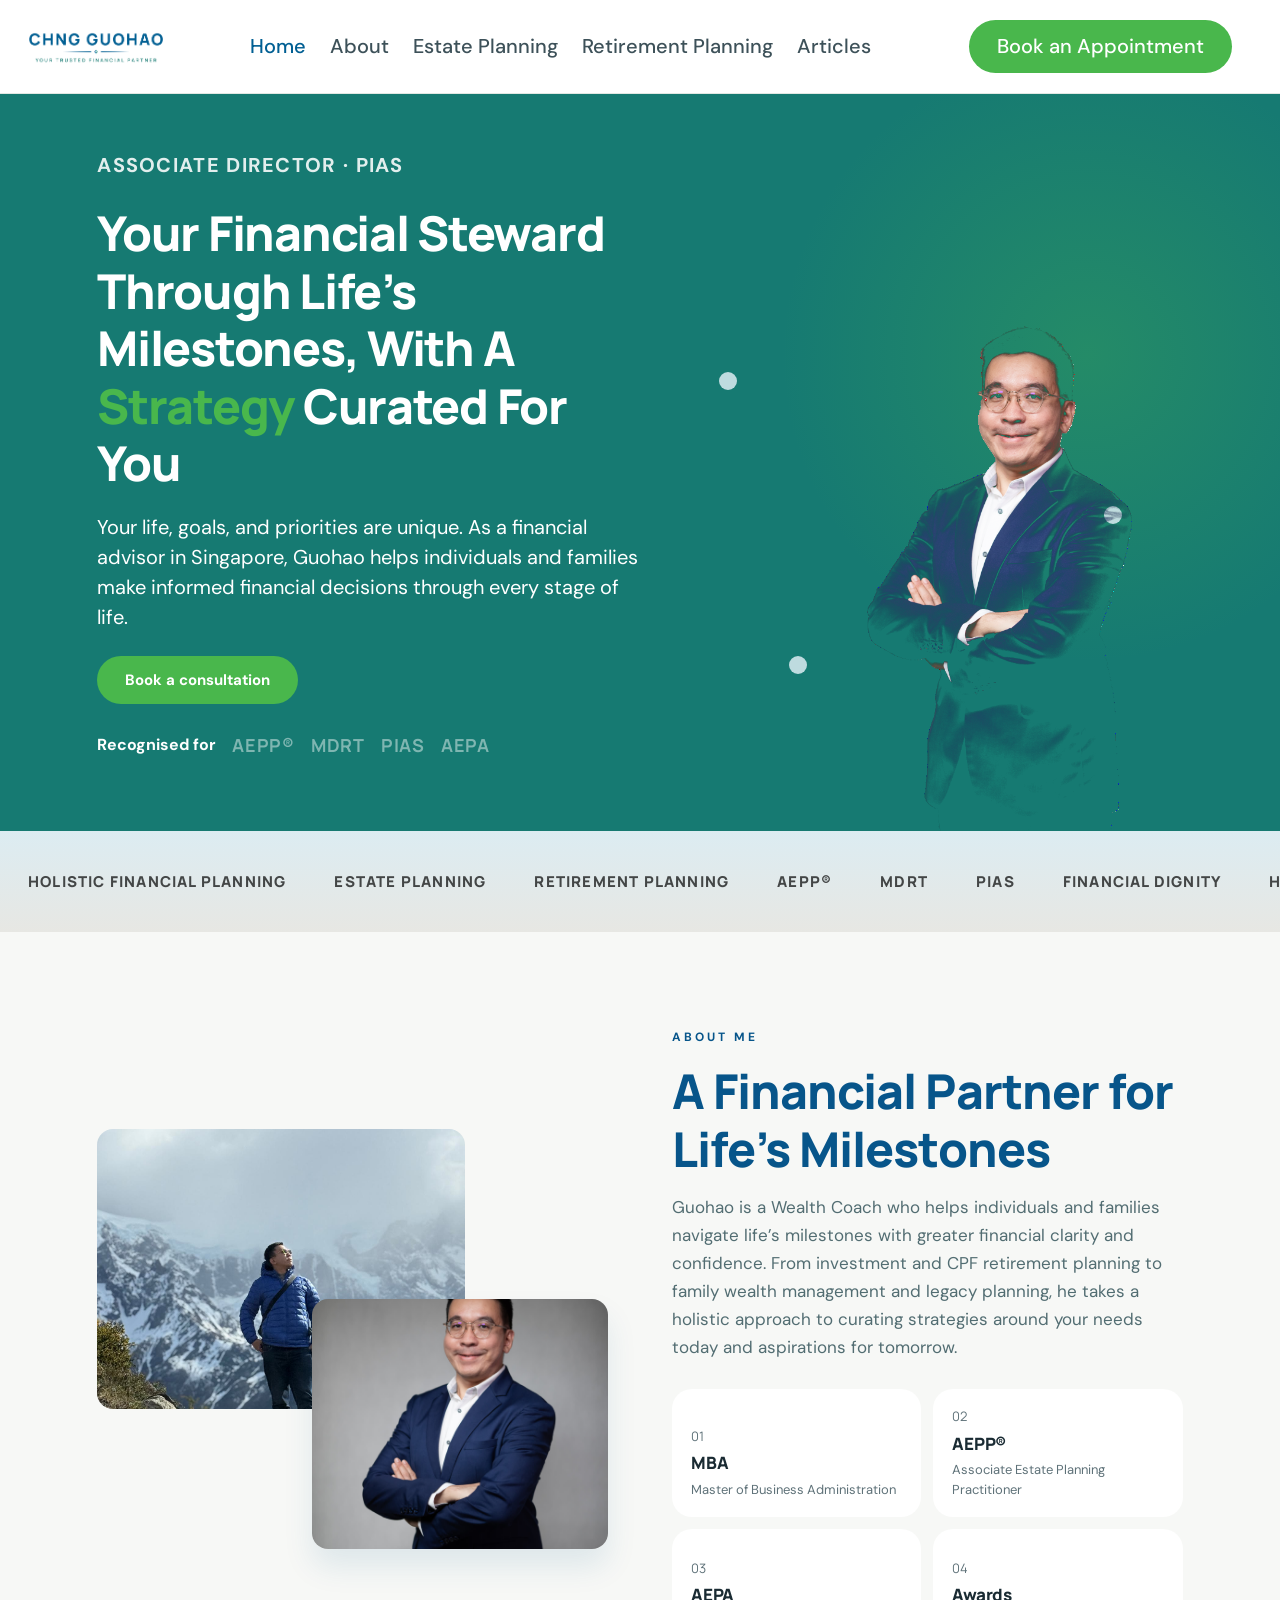
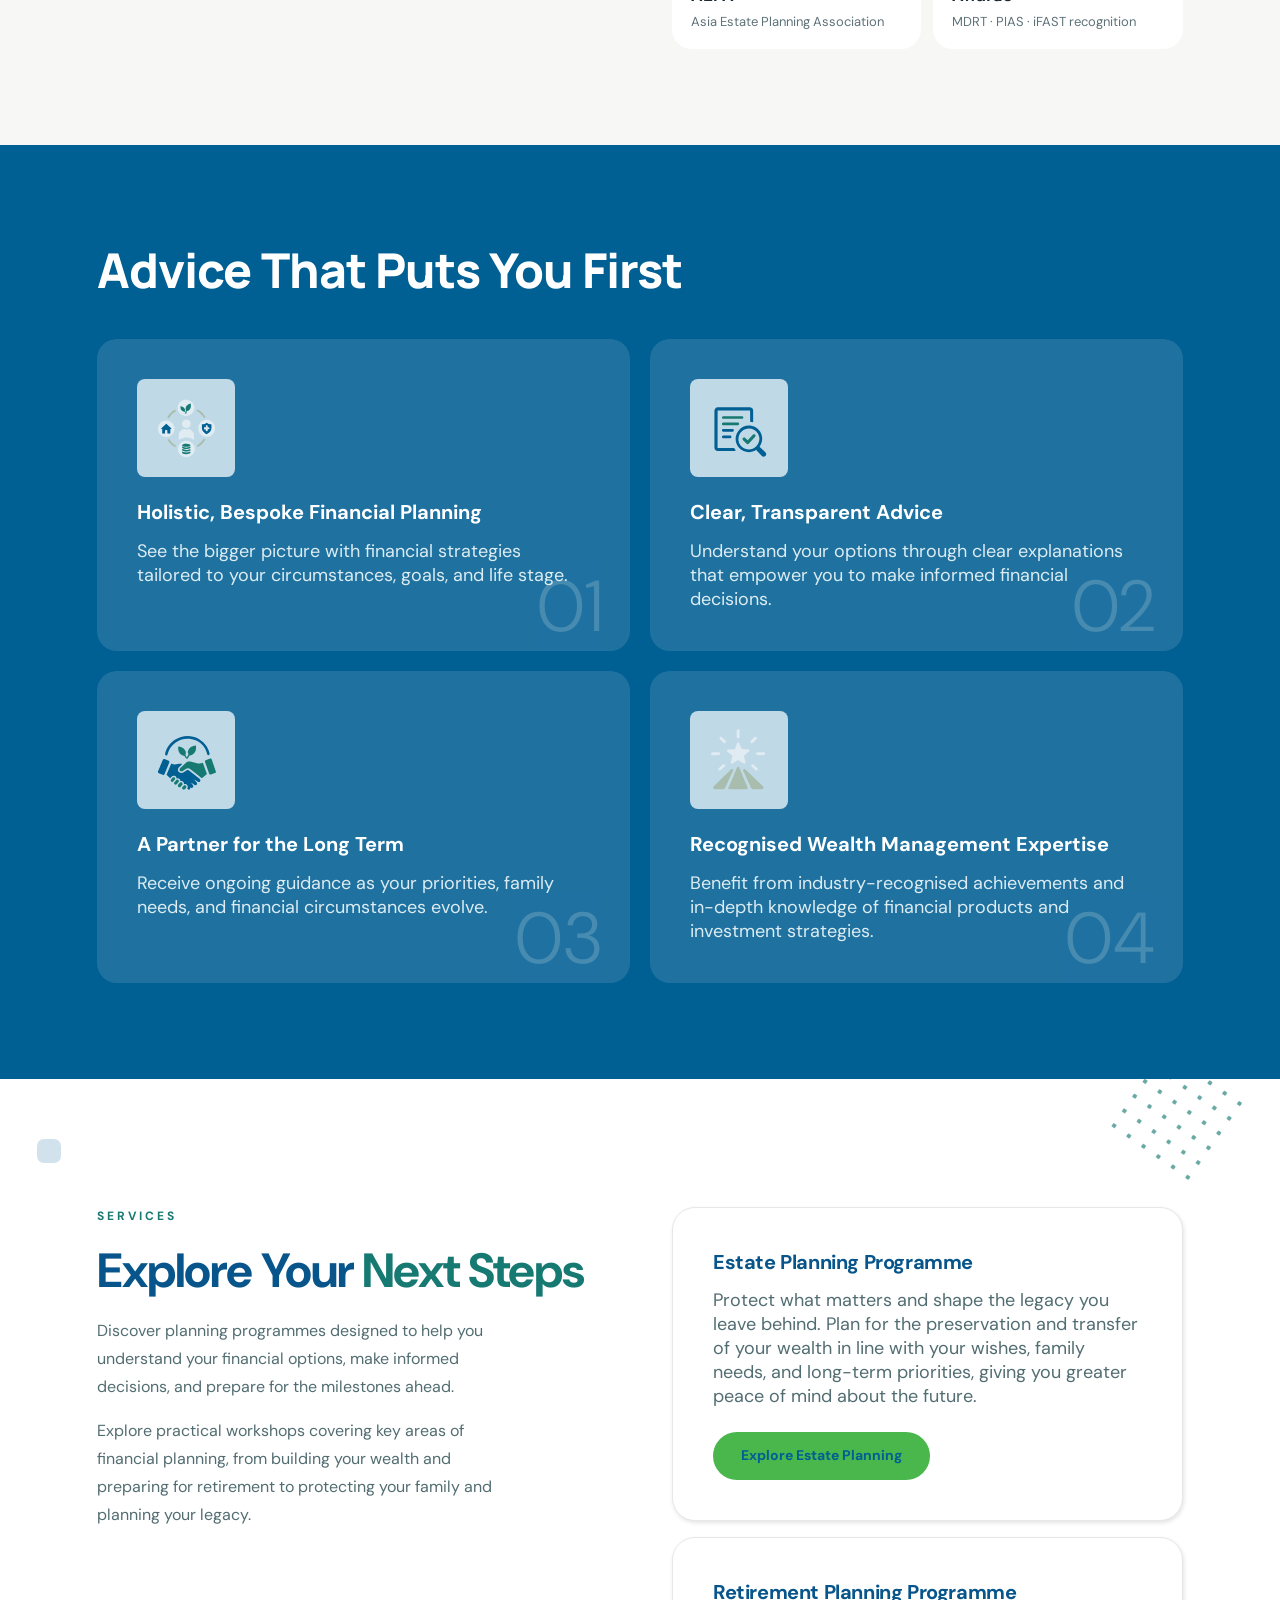
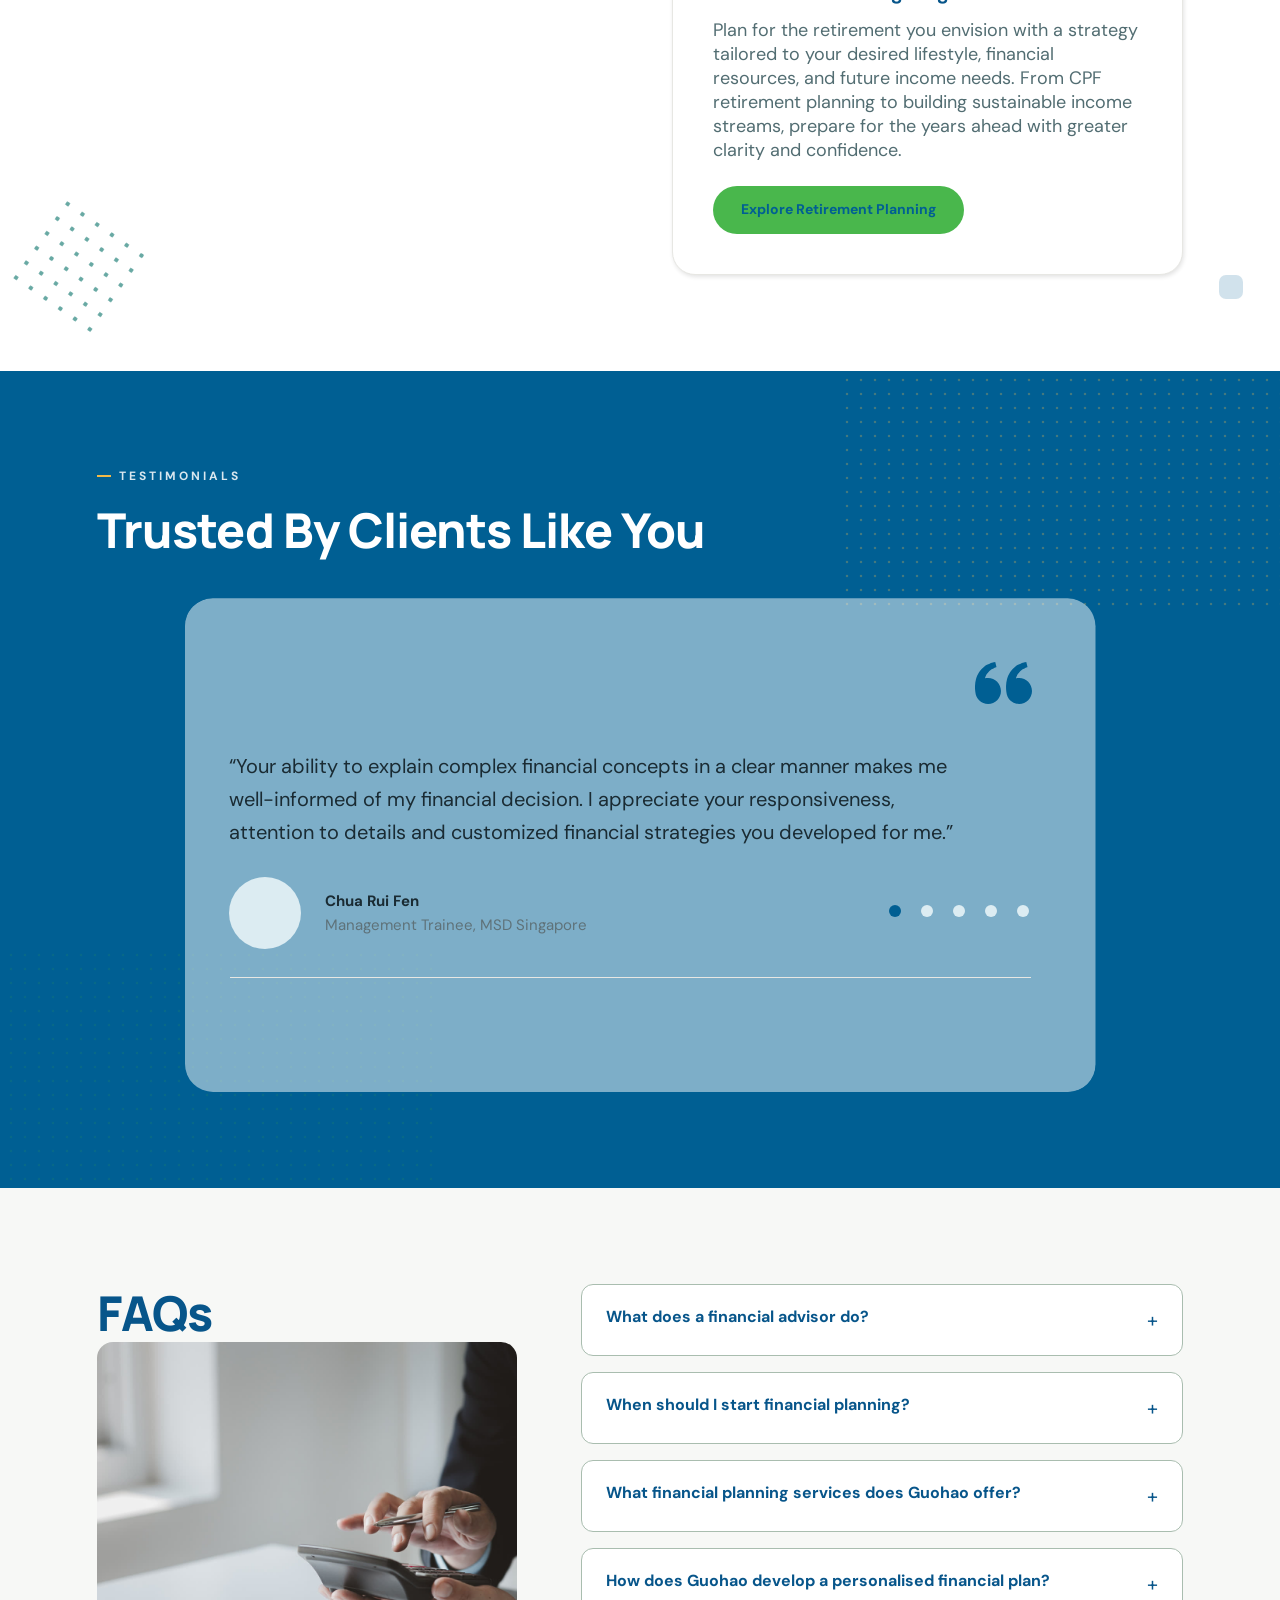
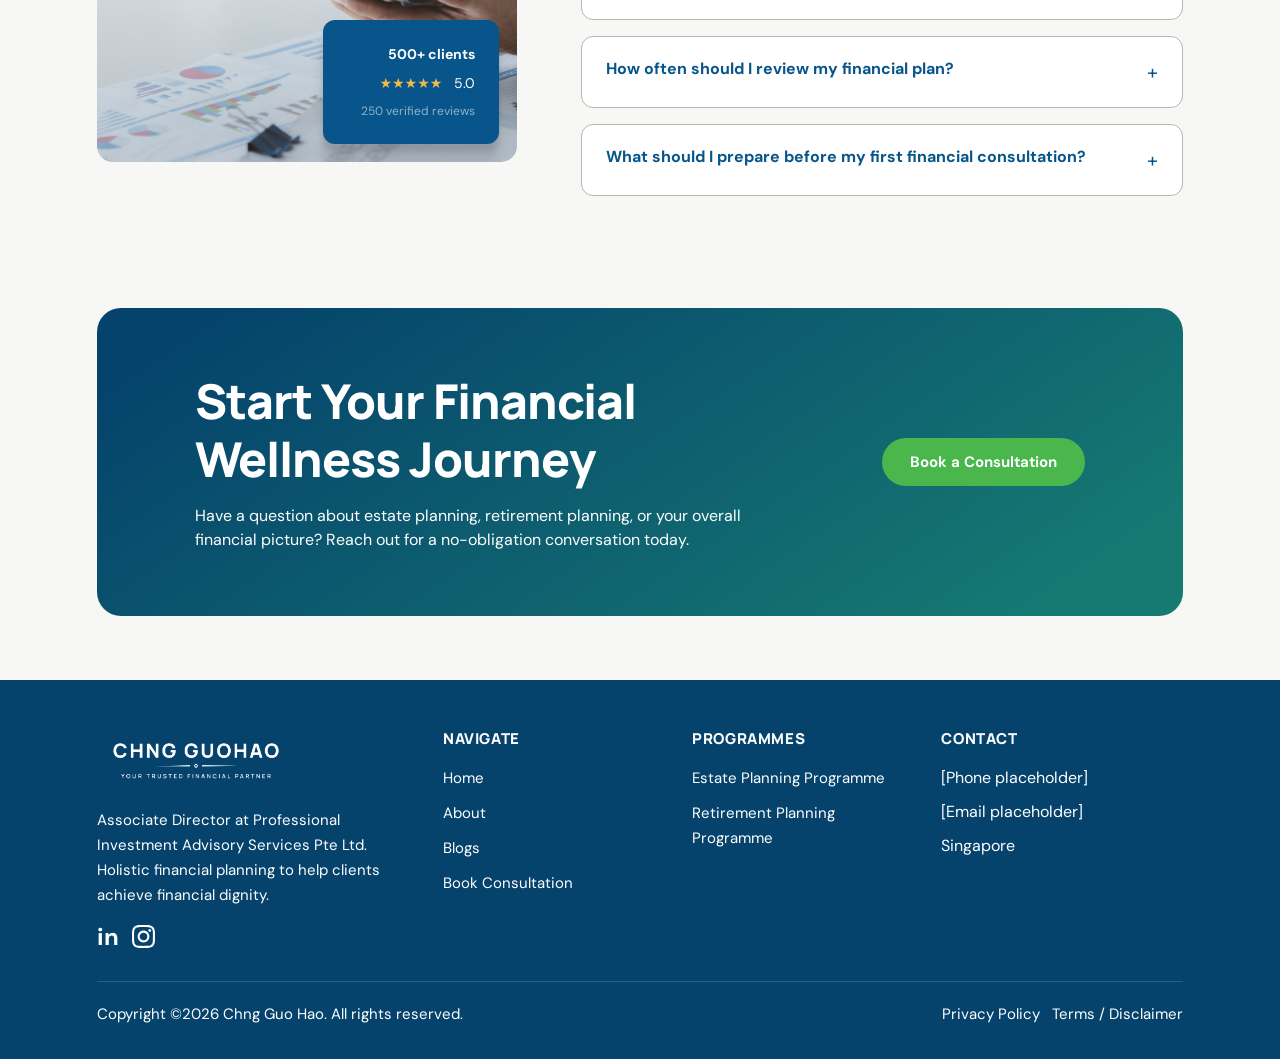
<file: site/index.html>
<!DOCTYPE html>
<html lang="en">
<head>
  <meta charset="utf-8">
  <meta name="viewport" content="width=device-width, initial-scale=1">
  <title>Chng Guohao | Senior Wealth Management Consultant</title>
  <link rel="preconnect" href="https://fonts.googleapis.com">
  <link rel="preconnect" href="https://fonts.gstatic.com" crossorigin>
  <link href="https://fonts.googleapis.com/css2?family=DM+Sans:ital,opsz,wght@0,9..40,400;0,9..40,500;0,9..40,700;1,9..40,400&family=Manrope:wght@800&display=swap" rel="stylesheet">
  <link rel="stylesheet" href="css/styles.css">
</head>
<body data-page="home">
  <a class="skip" href="#main">Skip to content</a>
  <header class="site-header" data-site-header></header>
  <main id="main">
    <section class="hero-home">
      <div class="hero-copy">
        <p class="eyebrow">Associate Director · PIAS</p>
        <h1>Your Financial Steward Through Life’s Milestones, With A <span class="accent">Strategy</span> Curated For You</h1>
        <p>Your life, goals, and priorities are unique. As a financial advisor in Singapore, Guohao helps individuals and families make informed financial decisions through every stage of life.</p>
        <a class="btn" href="book.html">Book a consultation</a>
        <div class="badges"><strong>Recognised for</strong><span>AEPP®</span><span>MDRT</span><span>PIAS</span><span>AEPA</span></div>
      </div>
      <div class="hero-art">
        <span class="spin-dot" aria-hidden="true"></span>
        <span class="spin-dot" aria-hidden="true"></span>
        <span class="spin-dot" aria-hidden="true"></span>
        <img src="assets/photos/hero-portrait.png" alt="Chng Guohao, Associate Director at PIAS">
      </div>
    </section>
    <div class="ticker" aria-hidden="true">
      <div class="ticker-track">
        <span>Holistic Financial Planning</span>
        <span>Estate Planning</span>
        <span>Retirement Planning</span>
        <span>AEPP®</span>
        <span>MDRT</span>
        <span>PIAS</span>
        <span>Financial Dignity</span>
        <span>Holistic Financial Planning</span>
        <span>Estate Planning</span>
        <span>Retirement Planning</span>
        <span>AEPP®</span>
        <span>MDRT</span>
        <span>PIAS</span>
        <span>Financial Dignity</span>
      </div>
    </div>
    <section class="section">
      <div class="section-inner split">
        <div class="mosaic">
          <div class="mosaic-a"><img src="assets/photos/mosaic-outdoor.jpg" alt="Guohao outdoors"></div>
          <div class="mosaic-b"><img src="assets/photos/mosaic-studio.jpg" alt="Studio portrait of Guohao"></div>
        </div>
        <div>
          <p class="kicker navy">About me</p>
          <h2>A Financial Partner for Life’s Milestones</h2>
          <p class="lede">Guohao is a Wealth Coach who helps individuals and families navigate life’s milestones with greater financial clarity and confidence. From investment and CPF retirement planning to family wealth management and legacy planning, he takes a holistic approach to curating strategies around your needs today and aspirations for tomorrow.</p>
          <div class="cred-grid" aria-label="Credentials">
            <article class="cred">
              <span class="n">01</span>
              <h3>MBA</h3>
              <p>Master of Business Administration</p>
            </article>
            <article class="cred">
              <span class="n">02</span>
              <h3>AEPP®</h3>
              <p>Associate Estate Planning Practitioner</p>
            </article>
            <article class="cred">
              <span class="n">03</span>
              <h3>AEPA</h3>
              <p>Asia Estate Planning Association</p>
            </article>
            <article class="cred">
              <span class="n">04</span>
              <h3>Awards</h3>
              <p>MDRT · PIAS · iFAST recognition</p>
            </article>
          </div>
        </div>
      </div>
    </section>
    <section class="section navy-block">
      <div class="section-inner">
        <h2>Advice That Puts You First</h2>
        <div class="usp-grid">
          <article class="usp">
            <div class="icon"><img src="assets/icons/holistic.svg" alt=""></div>
            <h3>Holistic, Bespoke Financial Planning</h3>
            <p>See the bigger picture with financial strategies tailored to your circumstances, goals, and life stage.</p>
            <span class="num">01</span>
          </article>
          <article class="usp">
            <div class="icon"><img src="assets/icons/advice.svg" alt=""></div>
            <h3>Clear, Transparent Advice</h3>
            <p>Understand your options through clear explanations that empower you to make informed financial decisions.</p>
            <span class="num">02</span>
          </article>
          <article class="usp">
            <div class="icon"><img src="assets/icons/partner.svg" alt=""></div>
            <h3>A Partner for the Long Term</h3>
            <p>Receive ongoing guidance as your priorities, family needs, and financial circumstances evolve.</p>
            <span class="num">03</span>
          </article>
          <article class="usp">
            <div class="icon"><img src="assets/icons/expertise.svg" alt=""></div>
            <h3>Recognised Wealth Management Expertise</h3>
            <p>Benefit from industry-recognised achievements and in-depth knowledge of financial products and investment strategies.</p>
            <span class="num">04</span>
          </article>
        </div>
      </div>
    </section>
    <section class="section services">
      <span class="halftone ht-tr" aria-hidden="true"></span>
      <span class="halftone ht-bl" aria-hidden="true"></span>
      <span class="deco-sq deco-sq-tl" aria-hidden="true"></span>
      <span class="deco-sq deco-sq-br" aria-hidden="true"></span>
      <div class="section-inner split">
        <div>
          <p class="kicker teal">Services</p>
          <h2>Explore Your <span class="accent-teal">Next Steps</span></h2>
          <p class="lede">Discover planning programmes designed to help you understand your financial options, make informed decisions, and prepare for the milestones ahead.</p>
          <p class="lede">Explore practical workshops covering key areas of financial planning, from building your wealth and preparing for retirement to protecting your family and planning your legacy.</p>
        </div>
        <div class="service-cards">
          <article class="card white">
            <h3>Estate Planning Programme</h3>
            <p>Protect what matters and shape the legacy you leave behind. Plan for the preservation and transfer of your wealth in line with your wishes, family needs, and long-term priorities, giving you greater peace of mind about the future.</p>
            <a class="btn" href="estate.html">Explore Estate Planning</a>
          </article>
          <article class="card white">
            <h3>Retirement Planning Programme</h3>
            <p>Plan for the retirement you envision with a strategy tailored to your desired lifestyle, financial resources, and future income needs. From CPF retirement planning to building sustainable income streams, prepare for the years ahead with greater clarity and confidence.</p>
            <a class="btn" href="retirement.html">Explore Retirement Planning</a>
          </article>
        </div>
      </div>
    </section>
    <section class="section quote-wrap">
      <div class="section-inner testimonials">
        <p class="kicker">Testimonials</p>
        <h2>Trusted By Clients Like You</h2>
        <div class="quote-card" data-testimonials aria-roledescription="carousel" aria-label="Client testimonials">
          <img class="quote-mark" src="assets/icons/quote-left.svg" alt="" width="56.8448" height="41.3333" aria-hidden="true">
          <div class="quote-viewport">
            <div class="quote-track" data-quote-track>
              <blockquote class="quote-slide is-active">
                <p>“Your ability to explain complex financial concepts in a clear manner makes me well-informed of my financial decision. I appreciate your responsiveness, attention to details and customized financial strategies you developed for me.”</p>
                <footer class="quote-person">
                  <span class="quote-avatar" aria-hidden="true"></span>
                  <div>
                    <p class="who">Chua Rui Fen</p>
                    <p class="role">Management Trainee, MSD Singapore</p>
                  </div>
                </footer>
              </blockquote>
            </div>
          </div>
          <span class="quote-rule" aria-hidden="true"></span>
          <div class="testimonial-dots" role="tablist" aria-label="Testimonials"></div>
        </div>
      </div>
    </section>
    <section class="section">
      <div class="section-inner faq-layout">
        <div>
          <h2>FAQs</h2>
          <div class="faq-photo">
            <img src="assets/photos/faq-home.jpg" alt="Reviewing a financial plan">
            <div class="reviews-card">
              <strong>500+ clients</strong>
              <p class="stars">★★★★★ <b>5.0</b></p>
              <small>250 verified reviews</small>
            </div>
          </div>
        </div>
        <div>
          <article class="faq-item">
            <button type="button">What does a financial advisor do? <span class="sign">+</span></button>
            <div class="answer">A financial advisor helps you make informed decisions about your money based on your goals, financial circumstances, and life stage.</div>
          </article>
          <article class="faq-item">
            <button type="button">When should I start financial planning? <span class="sign">+</span></button>
            <div class="answer">It is never too early to start. Whatever stage of life you may be in, early planning gives you more time to build resources and prepare for future commitments.</div>
          </article>
          <article class="faq-item">
            <button type="button">What financial planning services does Guohao offer? <span class="sign">+</span></button>
            <div class="answer">Guohao helps individuals and families with wealth accumulation, investment planning, retirement planning, family protection, and estate and legacy planning.</div>
          </article>
          <article class="faq-item">
            <button type="button">How does Guohao develop a personalised financial plan? <span class="sign">+</span></button>
            <div class="answer">Guohao begins by understanding your goals, priorities, family responsibilities, and current financial position. He then identifies potential gaps, evaluates suitable strategies, and helps you prioritise your next steps.</div>
          </article>
          <article class="faq-item">
            <button type="button">How often should I review my financial plan? <span class="sign">+</span></button>
            <div class="answer">It is helpful to review your financial plan regularly, at least annually, and whenever significant changes occur to keep your strategy aligned with your goals and circumstances.</div>
          </article>
          <article class="faq-item">
            <button type="button">What should I prepare before my first financial consultation? <span class="sign">+</span></button>
            <div class="answer">It helps to have a general overview of your financial state, insurance coverage, and financial goals. Most important is being clear about your concerns and what you hope to achieve.</div>
          </article>
        </div>
      </div>
    </section>
    <section class="cta-band">
      <div>
        <h2>Start Your Financial Wellness Journey</h2>
        <p>Have a question about estate planning, retirement planning, or your overall financial picture? Reach out for a no-obligation conversation today.</p>
      </div>
      <a class="btn" href="book.html">Book a Consultation</a>
    </section>
  </main>
  <footer class="site-footer" data-site-footer></footer>
  <script src="js/site.js"></script>
</body>
</html>
</file>
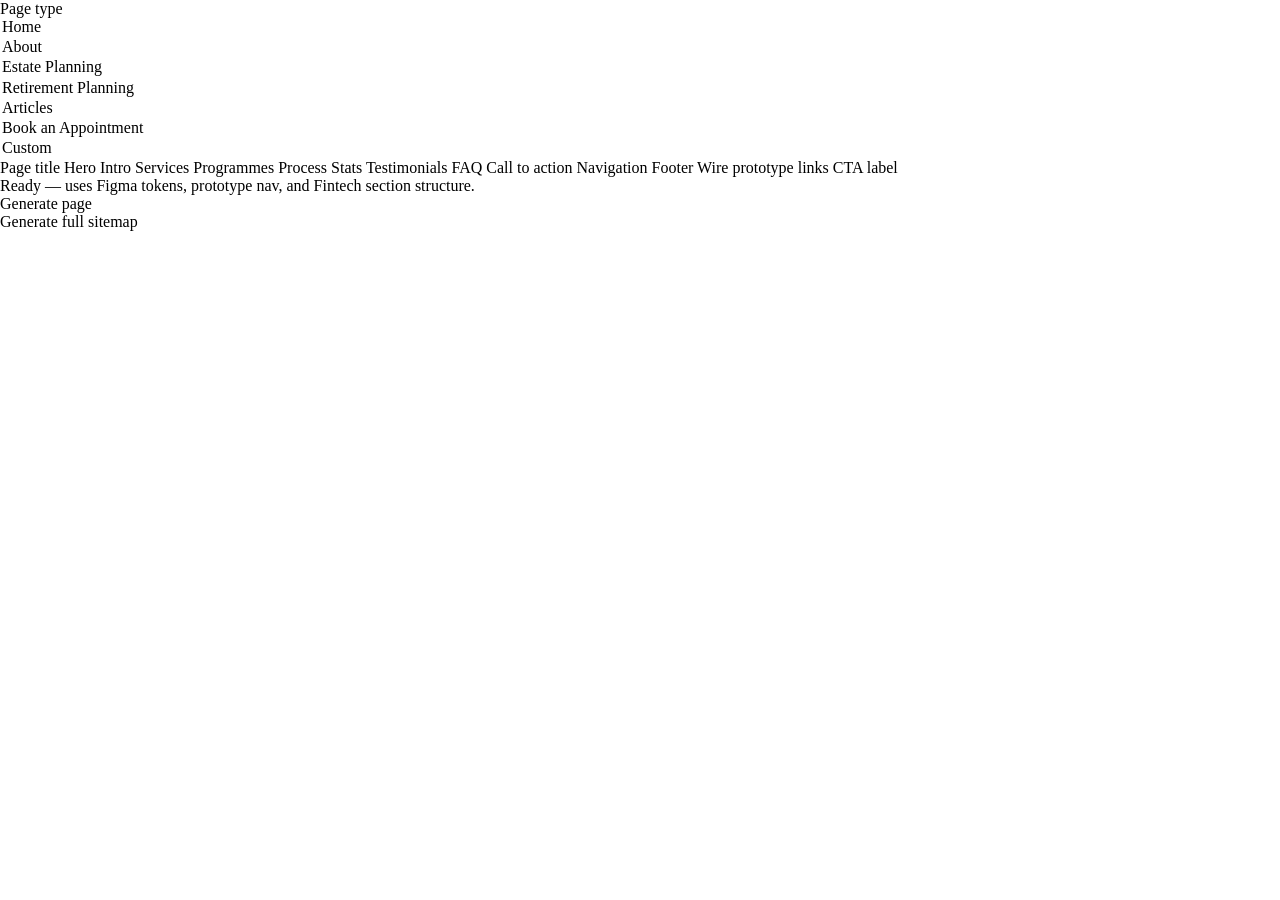
<file: figma-plugin/ui.html>
<!doctype html>
<html>
<head>
  <style>
    html, body { margin: 0; padding: 0; height: auto; min-height: 0; }
    body { display: block; }
    #plugin-root { height: auto; }
    body > #plugin-root > fig-footer {
      background-color: var(--figma-color-bg);
      box-shadow: inset 0 1px 0 0 var(--figma-color-border);
      border-radius: 0 0 var(--radius-large) var(--radius-large);
    }
    #status {
      color: var(--figma-color-text-secondary);
      font-size: var(--font-size-small);
    }
    #status[data-level="error"] { color: var(--figma-color-text-danger); }
    #status[data-level="success"] { color: var(--figma-color-text-success); }
    .footer-actions {
      display: flex;
      flex-direction: column;
      gap: var(--spacer-2);
      width: 100%;
    }
  </style>
  <script>
    try {
      window.localStorage.getItem('x')
    } catch (e) {
      const store = new Map()
      const shim = {
        getItem: (key) => store.has(key) ? store.get(key) : null,
        setItem: (key, value) => { store.set(key, String(value)) },
        removeItem: (key) => { store.delete(key) },
        clear: () => { store.clear() },
        key: (index) => Array.from(store.keys())[index] ?? null,
        get length() { return store.size },
      }
      Object.defineProperty(window, 'localStorage', { value: shim, configurable: true })
    }
  </script>
</head>
<body>
  <div id="plugin-root">
    <fig-content>
      <fig-field>
        <label>Page type</label>
        <fig-dropdown id="pageType">
          <option value="home" selected>Home</option>
          <option value="about">About</option>
          <option value="estate">Estate Planning</option>
          <option value="retirement">Retirement Planning</option>
          <option value="articles">Articles</option>
          <option value="book">Book an Appointment</option>
          <option value="custom">Custom</option>
        </fig-dropdown>
      </fig-field>
      <fig-field>
        <label>Page title</label>
        <fig-input-text id="pageTitle" value="Home | Chng Guohao"></fig-input-text>
      </fig-field>
      <fig-group name="Sections">
        <fig-field>
          <label>Hero</label>
          <fig-switch id="secHero" checked></fig-switch>
        </fig-field>
        <fig-field>
          <label>Intro</label>
          <fig-switch id="secIntro" checked></fig-switch>
        </fig-field>
        <fig-field>
          <label>Services</label>
          <fig-switch id="secServices" checked></fig-switch>
        </fig-field>
        <fig-field>
          <label>Programmes</label>
          <fig-switch id="secProgrammes" checked></fig-switch>
        </fig-field>
        <fig-field>
          <label>Process</label>
          <fig-switch id="secProcess"></fig-switch>
        </fig-field>
        <fig-field>
          <label>Stats</label>
          <fig-switch id="secStats"></fig-switch>
        </fig-field>
        <fig-field>
          <label>Testimonials</label>
          <fig-switch id="secTestimonials" checked></fig-switch>
        </fig-field>
        <fig-field>
          <label>FAQ</label>
          <fig-switch id="secFaq" checked></fig-switch>
        </fig-field>
        <fig-field>
          <label>Call to action</label>
          <fig-switch id="secCta" checked></fig-switch>
        </fig-field>
      </fig-group>
      <fig-group name="Chrome">
        <fig-field>
          <label>Navigation</label>
          <fig-switch id="includeNav" checked></fig-switch>
        </fig-field>
        <fig-field>
          <label>Footer</label>
          <fig-switch id="includeFooter" checked></fig-switch>
        </fig-field>
        <fig-field>
          <label>Wire prototype links</label>
          <fig-switch id="wirePrototype" checked></fig-switch>
        </fig-field>
      </fig-group>
      <fig-field>
        <label>CTA label</label>
        <fig-input-text id="ctaLabel" value="Book a consultation"></fig-input-text>
      </fig-field>
    </fig-content>
    <fig-footer sticky>
      <div class="footer-actions">
        <label id="status">Ready — uses Figma tokens, prototype nav, and Fintech section structure.</label>
        <fig-button id="generate" type="submit">Generate page</fig-button>
        <fig-button id="sitemap">Generate full sitemap</fig-button>
      </div>
    </fig-footer>
  </div>
  <script>
    function post(message) {
      parent.postMessage({ pluginMessage: message }, '*')
    }

    let lastReportedHeight = 0
    let resizeRaf = 0
    function reportHeight() {
      const root = document.getElementById('plugin-root')
      if (!root) return
      const height = Math.ceil(root.getBoundingClientRect().height)
      if (height && height !== lastReportedHeight) {
        lastReportedHeight = height
        post({ type: 'resize', height: height })
      }
    }
    const pluginRoot = document.getElementById('plugin-root')
    if (pluginRoot && typeof ResizeObserver !== 'undefined') {
      new ResizeObserver(function () {
        if (resizeRaf) cancelAnimationFrame(resizeRaf)
        resizeRaf = requestAnimationFrame(reportHeight)
      }).observe(pluginRoot)
    }

    const PRESETS = {
      home: {
        title: 'Home | Chng Guohao',
        hero: true, intro: true, services: true, programmes: true,
        process: false, stats: false, testimonials: true, faq: true, cta: true,
      },
      about: {
        title: 'About | Wealth Path',
        hero: true, intro: true, services: false, programmes: false,
        process: true, stats: true, testimonials: true, faq: false, cta: true,
      },
      estate: {
        title: 'Estate Planning Programme | Chng Guohao',
        hero: true, intro: true, services: false, programmes: false,
        process: true, stats: false, testimonials: false, faq: true, cta: true,
      },
      retirement: {
        title: 'Retirement Planning Programme | Chng Guohao',
        hero: true, intro: true, services: false, programmes: false,
        process: true, stats: false, testimonials: false, faq: true, cta: true,
      },
      articles: {
        title: 'Insights & Resources | Wealth Path Blog',
        hero: true, intro: false, services: false, programmes: true,
        process: false, stats: false, testimonials: false, faq: false, cta: true,
      },
      book: {
        title: 'Book a Consultation | Wealth Path',
        hero: true, intro: true, services: false, programmes: false,
        process: false, stats: false, testimonials: false, faq: false, cta: true,
      },
      custom: {
        title: 'Custom | Wealth Path',
        hero: true, intro: true, services: true, programmes: true,
        process: true, stats: true, testimonials: true, faq: true, cta: true,
      },
    }

    function setSwitch(id, on) {
      const el = document.getElementById(id)
      if (!el) return
      el.checked = !!on
      el.value = on ? 'true' : 'false'
      if ('on' in el) el.on = !!on
    }

    function isOn(id) {
      const el = document.getElementById(id)
      if (!el) return false
      const v = el.value
      if (v === true || v === 'true' || v === 'on') return true
      if (v === false || v === 'false' || v === 'off' || v === '') {
        return !!el.checked
      }
      return !!(el.checked || el.on)
    }

    function applyPreset(type) {
      const preset = PRESETS[type] || PRESETS.custom
      document.getElementById('pageTitle').value = preset.title
      setSwitch('secHero', preset.hero)
      setSwitch('secIntro', preset.intro)
      setSwitch('secServices', preset.services)
      setSwitch('secProgrammes', preset.programmes)
      setSwitch('secProcess', preset.process)
      setSwitch('secStats', preset.stats)
      setSwitch('secTestimonials', preset.testimonials)
      setSwitch('secFaq', preset.faq)
      setSwitch('secCta', preset.cta)
    }

    document.getElementById('pageType').addEventListener('change', function () {
      applyPreset(String(document.getElementById('pageType').value || 'home'))
    })

    function collectPayload(mode) {
      return {
        type: mode,
        pageType: String(document.getElementById('pageType').value || 'home'),
        pageTitle: String(document.getElementById('pageTitle').value || '').trim(),
        ctaLabel: String(document.getElementById('ctaLabel').value || '').trim() || 'Book a consultation',
        sections: {
          hero: isOn('secHero'),
          intro: isOn('secIntro'),
          services: isOn('secServices'),
          programmes: isOn('secProgrammes'),
          process: isOn('secProcess'),
          stats: isOn('secStats'),
          testimonials: isOn('secTestimonials'),
          faq: isOn('secFaq'),
          cta: isOn('secCta'),
        },
        includeNav: isOn('includeNav'),
        includeFooter: isOn('includeFooter'),
        wirePrototype: isOn('wirePrototype'),
      }
    }

    const generateBtn = document.getElementById('generate')
    const sitemapBtn = document.getElementById('sitemap')
    const statusEl = document.getElementById('status')

    function setBusy(busy, label) {
      generateBtn.disabled = busy
      sitemapBtn.disabled = busy
      if (label) {
        statusEl.textContent = label
        statusEl.dataset.level = 'info'
      }
    }

    generateBtn.addEventListener('click', function () {
      setBusy(true, 'Generating page…')
      post(collectPayload('generate'))
    })
    sitemapBtn.addEventListener('click', function () {
      setBusy(true, 'Generating sitemap…')
      post(collectPayload('sitemap'))
    })

    window.addEventListener('message', function (event) {
      const msg = event.data && event.data.pluginMessage
      if (!msg || typeof msg !== 'object') return
      if (msg.type === 'status') {
        statusEl.textContent = String(msg.text || '')
        statusEl.dataset.level = msg.level || 'info'
        setBusy(false)
      }
    })
  </script>
</body>
</html>
</file>
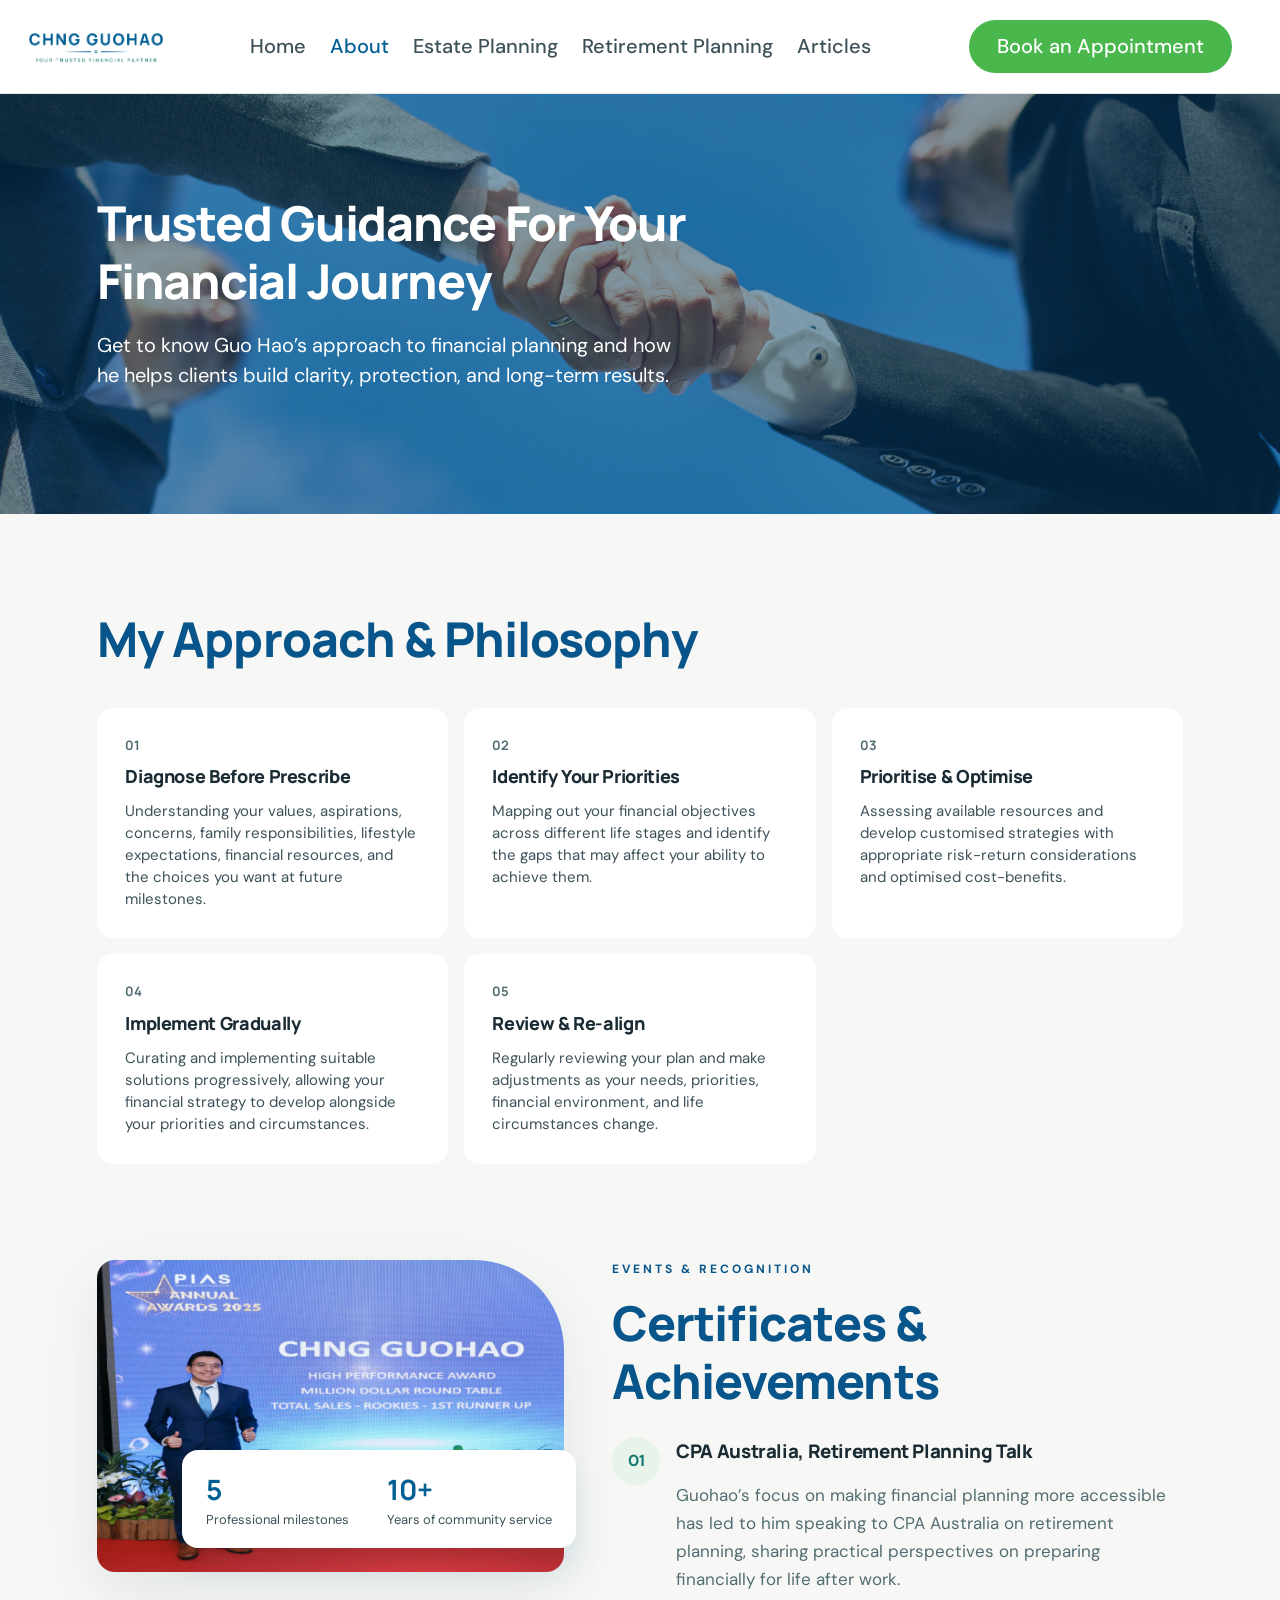
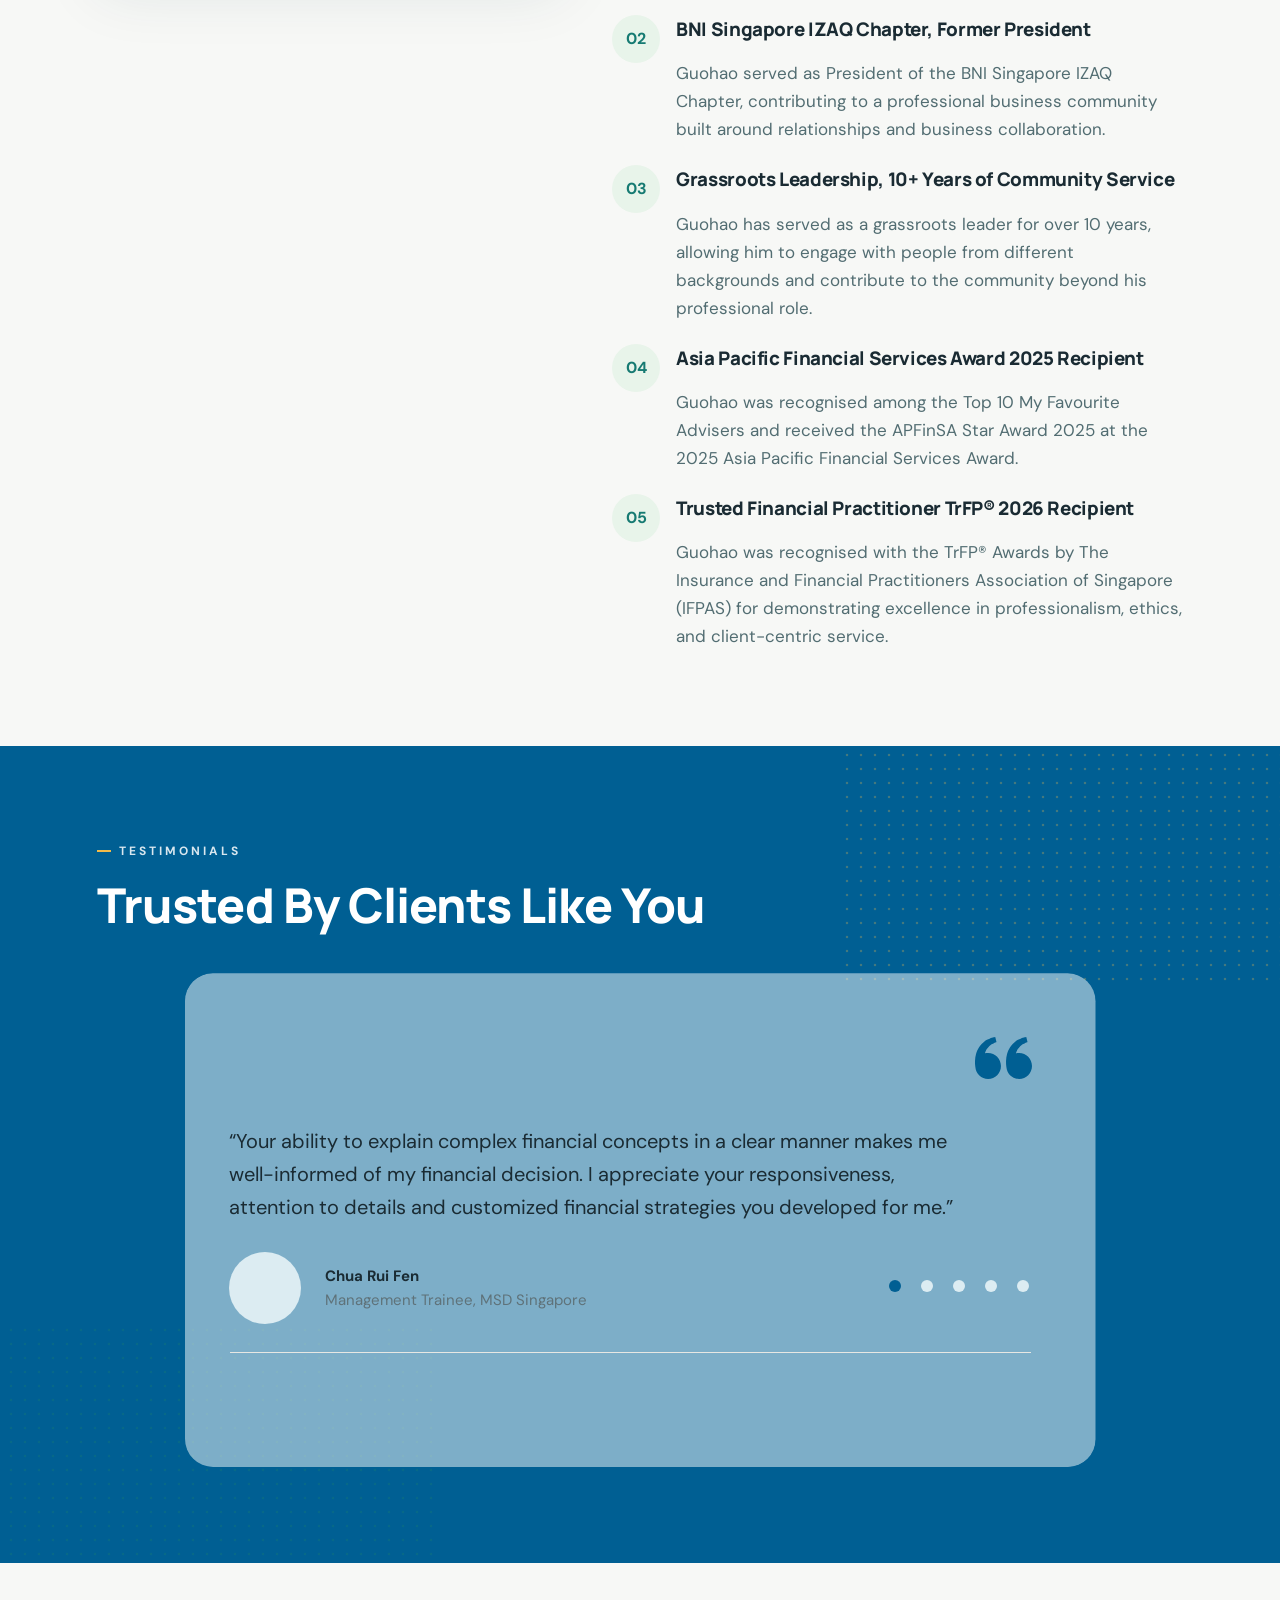
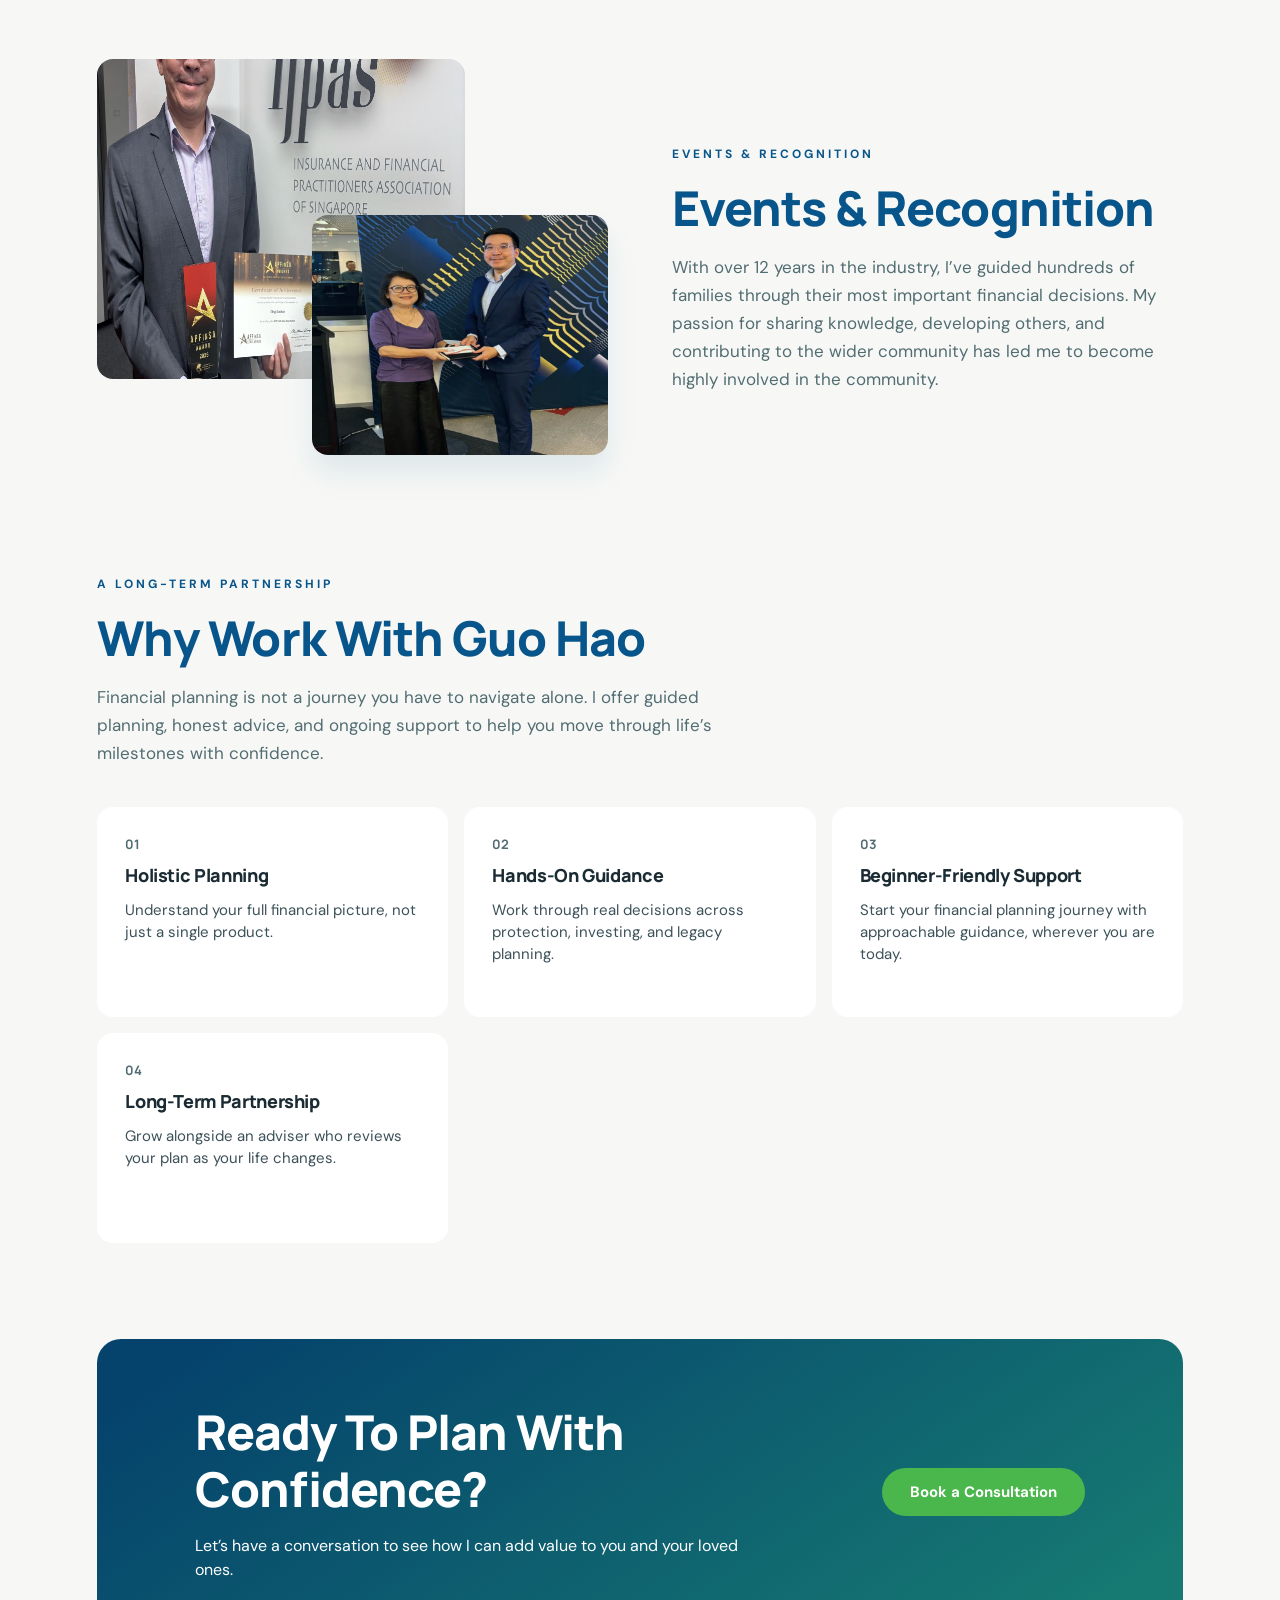
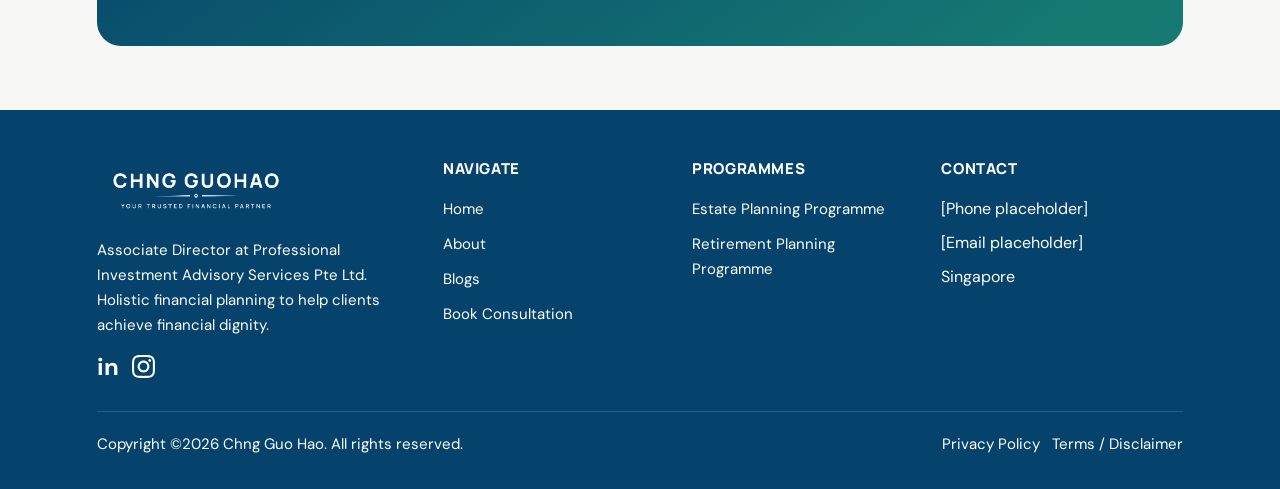
<file: site/about.html>
<!DOCTYPE html>
<html lang="en">
<head>
  <meta charset="utf-8">
  <meta name="viewport" content="width=device-width, initial-scale=1">
  <title>About | Wealth Path</title>
  <link rel="preconnect" href="https://fonts.googleapis.com">
  <link rel="preconnect" href="https://fonts.gstatic.com" crossorigin>
  <link href="https://fonts.googleapis.com/css2?family=DM+Sans:ital,opsz,wght@0,9..40,400;0,9..40,500;0,9..40,700;1,9..40,400&family=Manrope:wght@800&display=swap" rel="stylesheet">
  <link rel="stylesheet" href="css/styles.css">
</head>
<body data-page="about">
  <a class="skip" href="#main">Skip to content</a>
  <header class="site-header" data-site-header></header>
  <main id="main">
    <section class="masthead about">
      <img src="assets/photos/masthead-about.jpg" alt="">
      <div class="copy">
        <h1>Trusted Guidance For Your Financial Journey</h1>
        <p>Get to know Guo Hao’s approach to financial planning and how he helps clients build clarity, protection, and long-term results.</p>
      </div>
    </section>
    <section class="section">
      <div class="section-inner">
        <h2>My Approach &amp; Philosophy</h2>
        <div class="philosophy">
          <article>
            <strong>01</strong>
            <h3>Diagnose Before Prescribe</h3>
            <p>Understanding your values, aspirations, concerns, family responsibilities, lifestyle expectations, financial resources, and the choices you want at future milestones.</p>
          </article>
          <article>
            <strong>02</strong>
            <h3>Identify Your Priorities</h3>
            <p>Mapping out your financial objectives across different life stages and identify the gaps that may affect your ability to achieve them.</p>
          </article>
          <article>
            <strong>03</strong>
            <h3>Prioritise &amp; Optimise</h3>
            <p>Assessing available resources and develop customised strategies with appropriate risk-return considerations and optimised cost-benefits.</p>
          </article>
          <article>
            <strong>04</strong>
            <h3>Implement Gradually</h3>
            <p>Curating and implementing suitable solutions progressively, allowing your financial strategy to develop alongside your priorities and circumstances.</p>
          </article>
          <article>
            <strong>05</strong>
            <h3>Review &amp; Re-align</h3>
            <p>Regularly reviewing your plan and make adjustments as your needs, priorities, financial environment, and life circumstances change.</p>
          </article>
        </div>
      </div>
    </section>
    <section class="section" style="padding-top:0">
      <div class="section-inner achievements">
        <div class="award-photo">
          <img src="assets/photos/pias-awards.jpg" alt="Chng Guohao at the PIAS Annual Awards 2025">
          <div class="award-stats">
            <div><strong>5</strong><span>Professional milestones</span></div>
            <div><strong>10+</strong><span>Years of community service</span></div>
          </div>
        </div>
        <div>
          <p class="kicker navy">Events &amp; recognition</p>
          <h2>Certificates &amp; Achievements</h2>
          <div class="timeline" style="margin-top:28px">
            <article>
              <div class="mark">01</div>
              <div>
                <h3>CPA Australia, Retirement Planning Talk</h3>
                <p class="lede">Guohao’s focus on making financial planning more accessible has led to him speaking to CPA Australia on retirement planning, sharing practical perspectives on preparing financially for life after work.</p>
              </div>
            </article>
            <article>
              <div class="mark">02</div>
              <div>
                <h3>BNI Singapore IZAQ Chapter, Former President</h3>
                <p class="lede">Guohao served as President of the BNI Singapore IZAQ Chapter, contributing to a professional business community built around relationships and business collaboration.</p>
              </div>
            </article>
            <article>
              <div class="mark">03</div>
              <div>
                <h3>Grassroots Leadership, 10+ Years of Community Service</h3>
                <p class="lede">Guohao has served as a grassroots leader for over 10 years, allowing him to engage with people from different backgrounds and contribute to the community beyond his professional role.</p>
              </div>
            </article>
            <article>
              <div class="mark">04</div>
              <div>
                <h3>Asia Pacific Financial Services Award 2025 Recipient</h3>
                <p class="lede">Guohao was recognised among the Top 10 My Favourite Advisers and received the APFinSA Star Award 2025 at the 2025 Asia Pacific Financial Services Award.</p>
              </div>
            </article>
            <article>
              <div class="mark">05</div>
              <div>
                <h3>Trusted Financial Practitioner TrFP® 2026 Recipient</h3>
                <p class="lede">Guohao was recognised with the TrFP® Awards by The Insurance and Financial Practitioners Association of Singapore (IFPAS) for demonstrating excellence in professionalism, ethics, and client-centric service.</p>
              </div>
            </article>
          </div>
        </div>
      </div>
    </section>
    <section class="section quote-wrap">
      <div class="section-inner testimonials">
        <p class="kicker">Testimonials</p>
        <h2>Trusted By Clients Like You</h2>
        <div class="quote-card" data-testimonials aria-roledescription="carousel" aria-label="Client testimonials">
          <img class="quote-mark" src="assets/icons/quote-left.svg" alt="" width="56.8448" height="41.3333" aria-hidden="true">
          <div class="quote-viewport">
            <div class="quote-track" data-quote-track>
              <blockquote class="quote-slide is-active">
                <p>“Your ability to explain complex financial concepts in a clear manner makes me well-informed of my financial decision. I appreciate your responsiveness, attention to details and customized financial strategies you developed for me.”</p>
                <footer class="quote-person">
                  <span class="quote-avatar" aria-hidden="true"></span>
                  <div>
                    <p class="who">Chua Rui Fen</p>
                    <p class="role">Management Trainee, MSD Singapore</p>
                  </div>
                </footer>
              </blockquote>
            </div>
          </div>
          <span class="quote-rule" aria-hidden="true"></span>
          <div class="testimonial-dots" role="tablist" aria-label="Testimonials"></div>
        </div>
      </div>
    </section>
    <section class="section">
      <div class="section-inner split">
        <div class="mosaic ifast">
          <div class="mosaic-a"><img src="assets/photos/mosaic-ifast-1.jpg" alt="Guohao at an iFAST recognition event"></div>
          <div class="mosaic-b"><img src="assets/photos/mosaic-ifast-2.jpg" alt="Guohao with a colleague at an industry event"></div>
        </div>
        <div>
          <p class="kicker navy">Events &amp; Recognition</p>
          <h2>Events &amp; Recognition</h2>
          <p class="lede">With over 12 years in the industry, I’ve guided hundreds of families through their most important financial decisions. My passion for sharing knowledge, developing others, and contributing to the wider community has led me to become highly involved in the community.</p>
        </div>
      </div>
    </section>
    <section class="section" style="padding-top:0">
      <div class="section-inner">
        <p class="kicker navy">A long-term partnership</p>
        <h2>Why Work With Guo Hao</h2>
        <p class="lede">Financial planning is not a journey you have to navigate alone. I offer guided planning, honest advice, and ongoing support to help you move through life’s milestones with confidence.</p>
        <div class="philosophy">
          <article>
            <strong>01</strong>
            <h3>Holistic Planning</h3>
            <p>Understand your full financial picture, not just a single product.</p>
          </article>
          <article>
            <strong>02</strong>
            <h3>Hands-On Guidance</h3>
            <p>Work through real decisions across protection, investing, and legacy planning.</p>
          </article>
          <article>
            <strong>03</strong>
            <h3>Beginner-Friendly Support</h3>
            <p>Start your financial planning journey with approachable guidance, wherever you are today.</p>
          </article>
          <article>
            <strong>04</strong>
            <h3>Long-Term Partnership</h3>
            <p>Grow alongside an adviser who reviews your plan as your life changes.</p>
          </article>
        </div>
      </div>
    </section>
    <section class="cta-band">
      <div>
        <h2>Ready To Plan With Confidence?</h2>
        <p>Let’s have a conversation to see how I can add value to you and your loved ones.</p>
      </div>
      <a class="btn" href="book.html">Book a Consultation</a>
    </section>
  </main>
  <footer class="site-footer" data-site-footer></footer>
  <script src="js/site.js"></script>
</body>
</html>
</file>
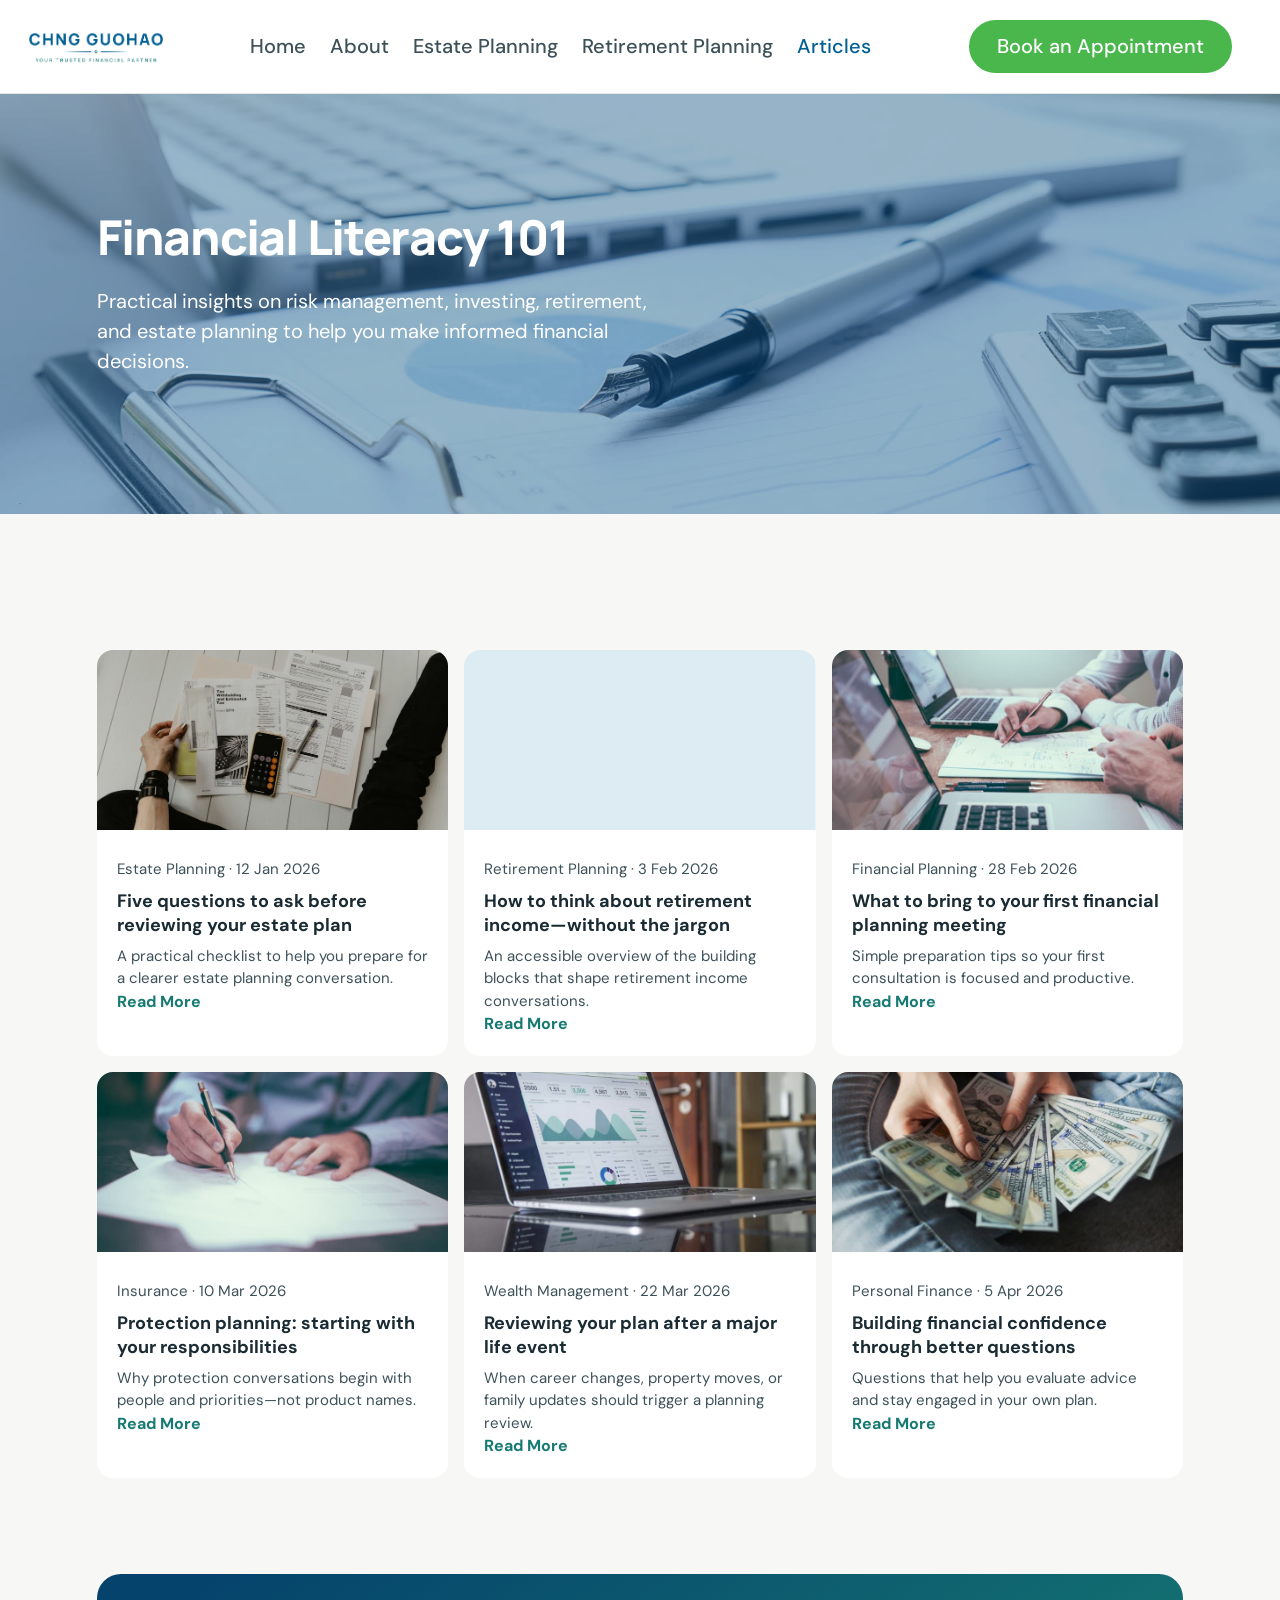
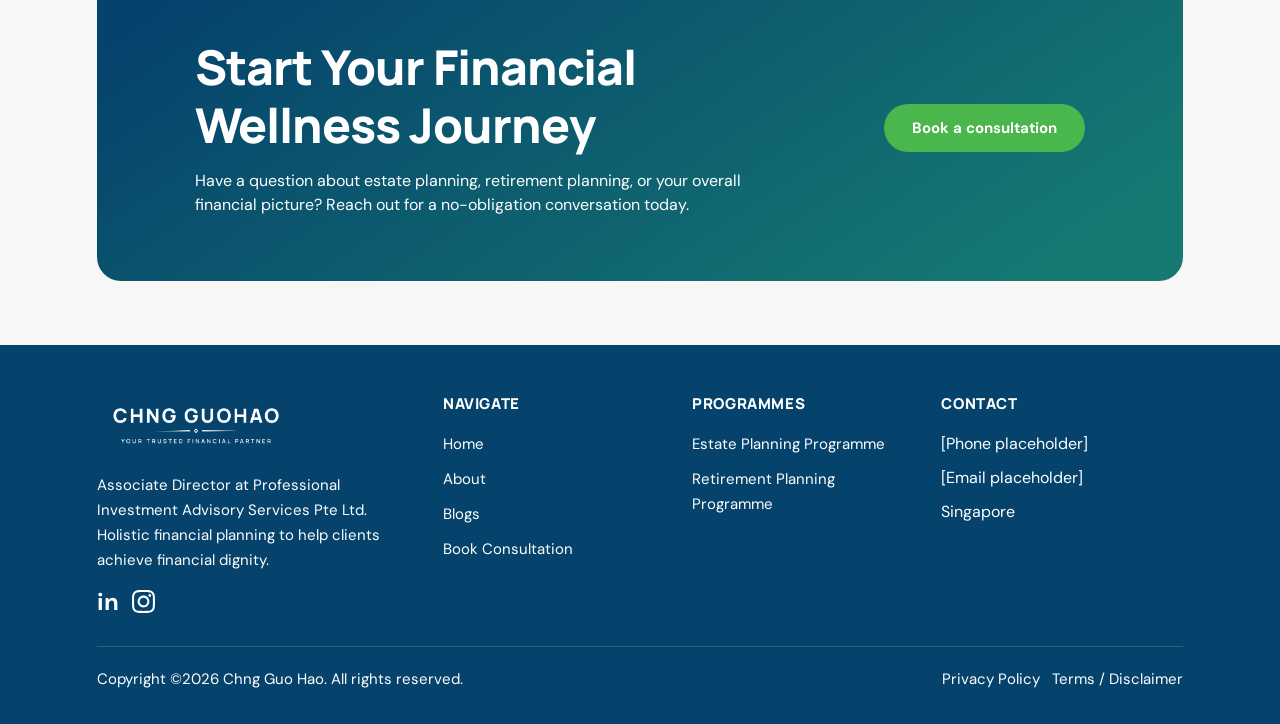
<file: site/articles.html>
<!DOCTYPE html>
<html lang="en">
<head>
  <meta charset="utf-8">
  <meta name="viewport" content="width=device-width, initial-scale=1">
  <title>Insights & Resources | Wealth Path Blog</title>
  <link rel="preconnect" href="https://fonts.googleapis.com">
  <link rel="preconnect" href="https://fonts.gstatic.com" crossorigin>
  <link href="https://fonts.googleapis.com/css2?family=DM+Sans:ital,opsz,wght@0,9..40,400;0,9..40,500;0,9..40,700;1,9..40,400&family=Manrope:wght@800&display=swap" rel="stylesheet">
  <link rel="stylesheet" href="css/styles.css">
</head>
<body data-page="articles">
  <a class="skip" href="#main">Skip to content</a>
  <header class="site-header" data-site-header></header>
  <main id="main">
    <section class="masthead">
      <img src="assets/photos/masthead-articles.jpg" alt="">
      <div class="copy">
        <h1>Financial Literacy 101</h1>
        <p>Practical insights on risk management, investing, retirement, and estate planning to help you make informed financial decisions.</p>
      </div>
    </section>
    <section class="section">
      <div class="section-inner">
        <div class="article-grid">
          <article class="article">
            <div class="thumb"><img src="assets/photos/article-estate.jpg" alt=""></div>
            <div class="body">
              <p class="meta">Estate Planning · 12 Jan 2026</p>
              <h3>Five questions to ask before reviewing your estate plan</h3>
              <p>A practical checklist to help you prepare for a clearer estate planning conversation.</p>
              <a class="more" href="estate.html">Read More</a>
            </div>
          </article>
          <article class="article">
            <div class="thumb"><img src="assets/photos/article-retirement.png" alt=""></div>
            <div class="body">
              <p class="meta">Retirement Planning · 3 Feb 2026</p>
              <h3>How to think about retirement income—without the jargon</h3>
              <p>An accessible overview of the building blocks that shape retirement income conversations.</p>
              <a class="more" href="retirement.html">Read More</a>
            </div>
          </article>
          <article class="article">
            <div class="thumb"><img src="assets/photos/article-planning.jpg" alt=""></div>
            <div class="body">
              <p class="meta">Financial Planning · 28 Feb 2026</p>
              <h3>What to bring to your first financial planning meeting</h3>
              <p>Simple preparation tips so your first consultation is focused and productive.</p>
              <a class="more" href="book.html">Read More</a>
            </div>
          </article>
          <article class="article">
            <div class="thumb"><img src="assets/photos/article-insurance.jpg" alt=""></div>
            <div class="body">
              <p class="meta">Insurance · 10 Mar 2026</p>
              <h3>Protection planning: starting with your responsibilities</h3>
              <p>Why protection conversations begin with people and priorities—not product names.</p>
              <a class="more" href="book.html">Read More</a>
            </div>
          </article>
          <article class="article">
            <div class="thumb"><img src="assets/photos/article-wealth.jpg" alt=""></div>
            <div class="body">
              <p class="meta">Wealth Management · 22 Mar 2026</p>
              <h3>Reviewing your plan after a major life event</h3>
              <p>When career changes, property moves, or family updates should trigger a planning review.</p>
              <a class="more" href="book.html">Read More</a>
            </div>
          </article>
          <article class="article">
            <div class="thumb"><img src="assets/photos/article-confidence.jpg" alt=""></div>
            <div class="body">
              <p class="meta">Personal Finance · 5 Apr 2026</p>
              <h3>Building financial confidence through better questions</h3>
              <p>Questions that help you evaluate advice and stay engaged in your own plan.</p>
              <a class="more" href="book.html">Read More</a>
            </div>
          </article>
        </div>
      </div>
    </section>
    <section class="cta-band">
      <div>
        <h2>Start Your Financial Wellness Journey</h2>
        <p>Have a question about estate planning, retirement planning, or your overall financial picture? Reach out for a no-obligation conversation today.</p>
      </div>
      <a class="btn" href="book.html">Book a consultation</a>
    </section>
  </main>
  <footer class="site-footer" data-site-footer></footer>
  <script src="js/site.js"></script>
</body>
</html>
</file>
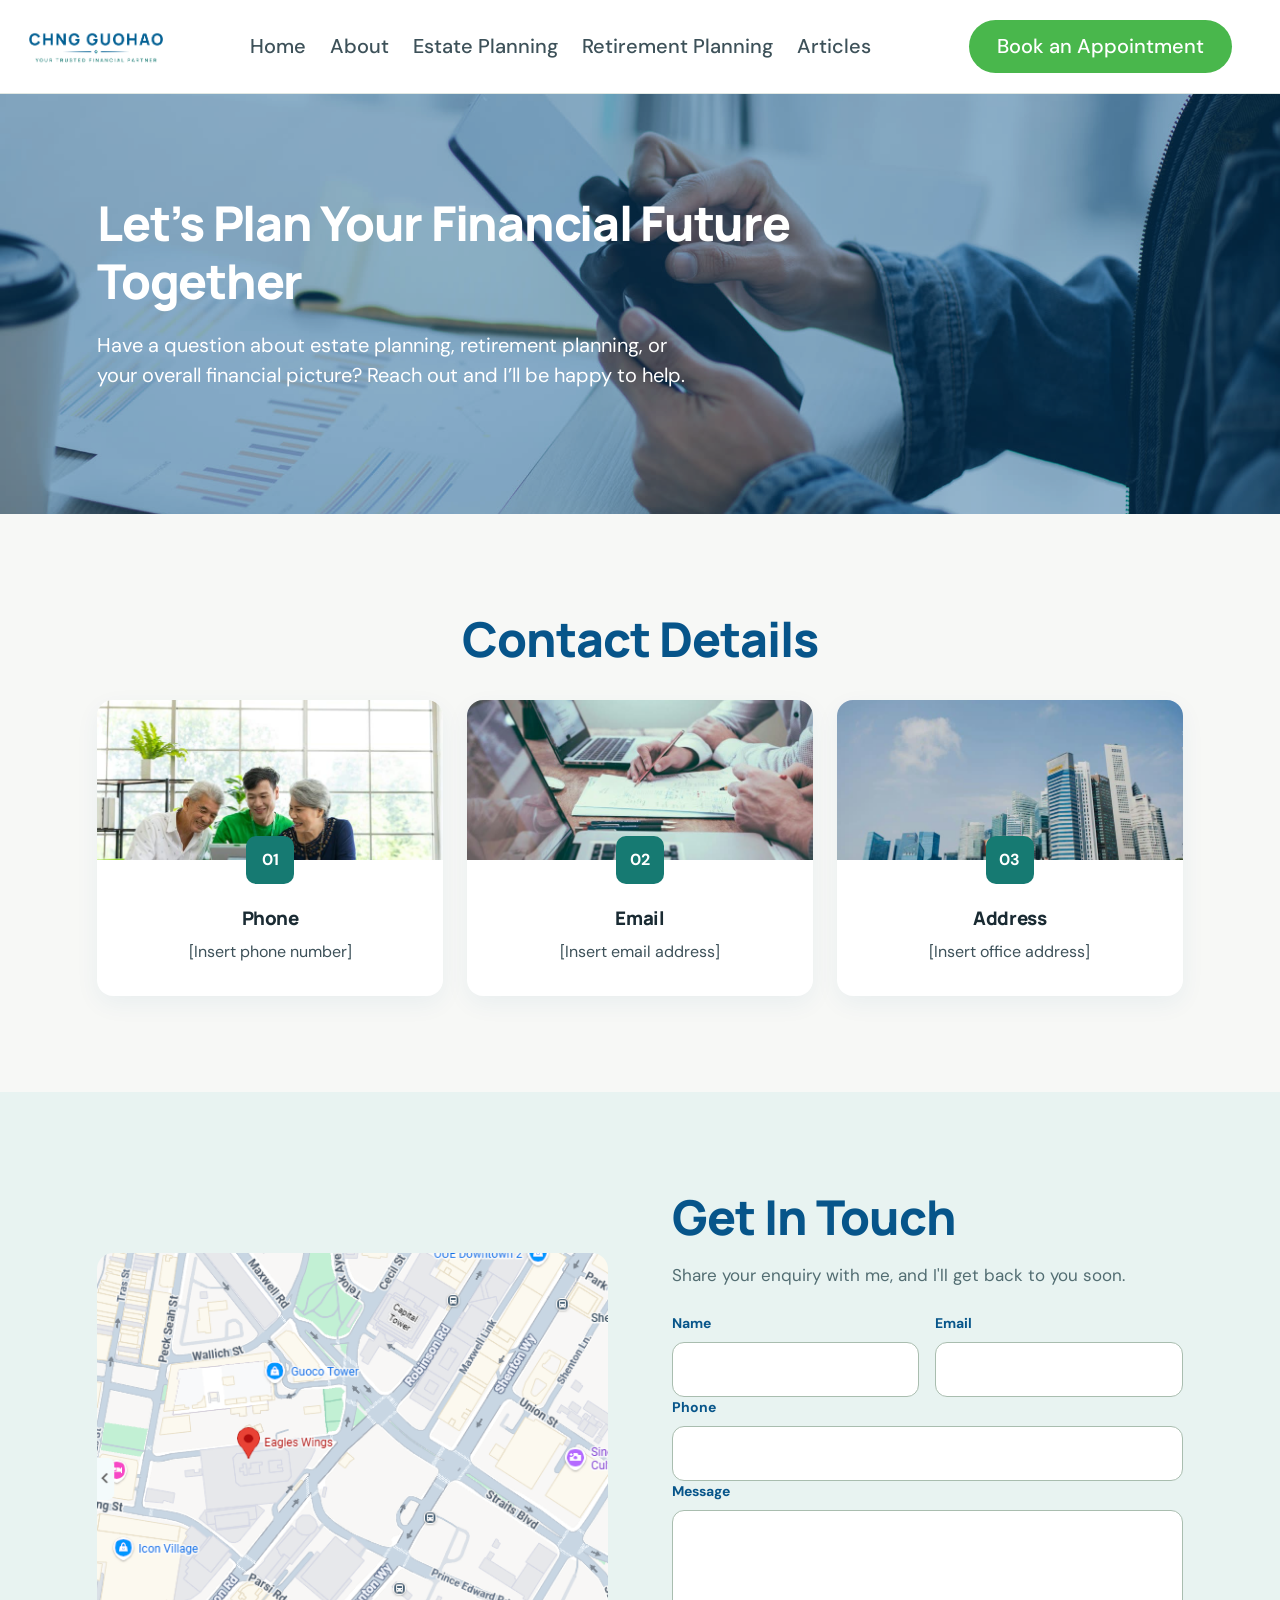
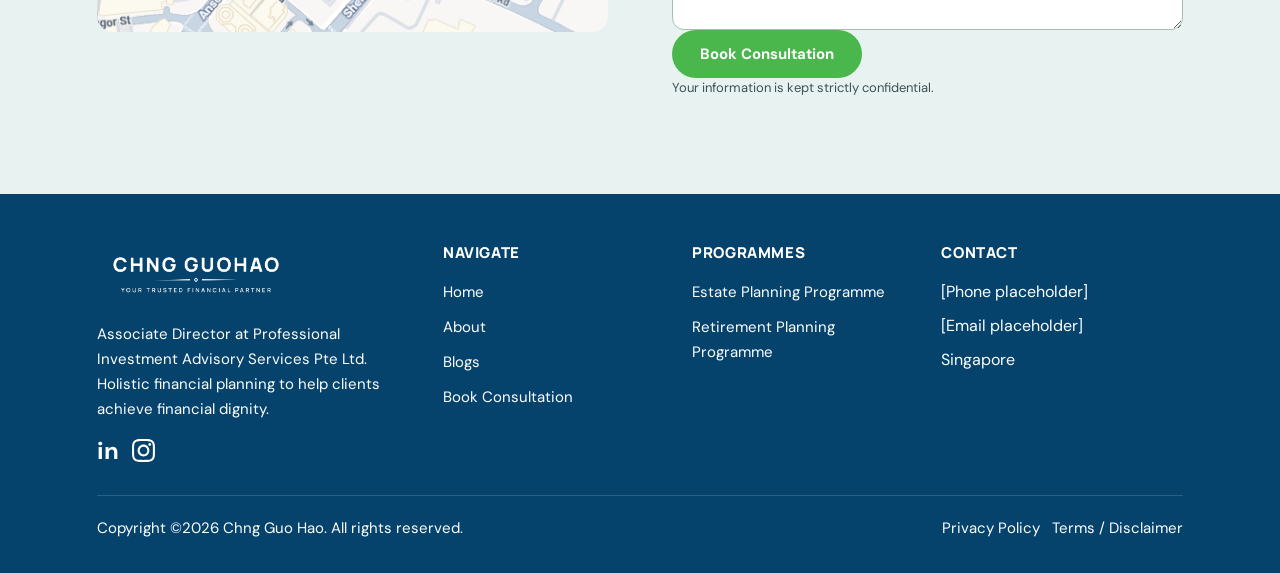
<file: site/book.html>
<!DOCTYPE html>
<html lang="en">
<head>
  <meta charset="utf-8">
  <meta name="viewport" content="width=device-width, initial-scale=1">
  <title>Book a Consultation | Wealth Path</title>
  <link rel="preconnect" href="https://fonts.googleapis.com">
  <link rel="preconnect" href="https://fonts.gstatic.com" crossorigin>
  <link href="https://fonts.googleapis.com/css2?family=DM+Sans:ital,opsz,wght@0,9..40,400;0,9..40,500;0,9..40,700;1,9..40,400&family=Manrope:wght@800&display=swap" rel="stylesheet">
  <link rel="stylesheet" href="css/styles.css">
</head>
<body data-page="book">
  <a class="skip" href="#main">Skip to content</a>
  <header class="site-header" data-site-header></header>
  <main id="main">
    <section class="masthead">
      <img src="assets/photos/masthead-book.jpg" alt="">
      <div class="copy">
        <h1>Let’s Plan Your Financial Future Together</h1>
        <p>Have a question about estate planning, retirement planning, or your overall financial picture? Reach out and I’ll be happy to help.</p>
      </div>
    </section>
    <section class="section">
      <div class="section-inner">
        <h2 style="text-align:center">Contact Details</h2>
        <div class="contact-grid">
          <article class="contact-card">
            <img src="assets/photos/contact-phone.jpg" alt="">
            <div class="body">
              <span class="num">01</span>
              <h3>Phone</h3>
              <p>[Insert phone number]</p>
            </div>
          </article>
          <article class="contact-card">
            <img src="assets/photos/contact-email.jpg" alt="">
            <div class="body">
              <span class="num">02</span>
              <h3>Email</h3>
              <p>[Insert email address]</p>
            </div>
          </article>
          <article class="contact-card">
            <img src="assets/photos/contact-address.jpg" alt="">
            <div class="body">
              <span class="num">03</span>
              <h3>Address</h3>
              <p>[Insert office address]</p>
            </div>
          </article>
        </div>
      </div>
    </section>
    <section class="section" style="background:#e8f3f1">
      <div class="section-inner split">
        <div class="photo-card"><img src="assets/photos/map.png" alt="Map showing Eagles Wings near Guoco Tower"></div>
        <div>
          <h2>Get In Touch</h2>
          <p class="lede">Share your enquiry with me, and I'll get back to you soon.</p>
          <form class="form" data-consult-form>
            <div class="fields">
              <div class="row">
                <label>Name <input name="name" type="text" required autocomplete="name"></label>
                <label>Email <input name="email" type="email" required autocomplete="email"></label>
              </div>
              <label>Phone <input name="phone" type="tel" autocomplete="tel"></label>
              <label>Message <textarea name="message"></textarea></label>
              <p data-form-error hidden class="form-note" style="color:#9b1c1c;">Please enter your name and a valid email.</p>
              <button class="btn" type="submit">Book Consultation</button>
              <p class="form-note">Your information is kept strictly confidential.</p>
            </div>
            <div class="form-success">
              <h3>Thank you</h3>
              <p class="lede">Your consultation request has been captured in this prototype. In production this would be sent to the practice.</p>
            </div>
          </form>
        </div>
      </div>
    </section>
  </main>
  <footer class="site-footer" data-site-footer></footer>
  <script src="js/site.js"></script>
</body>
</html>
</file>
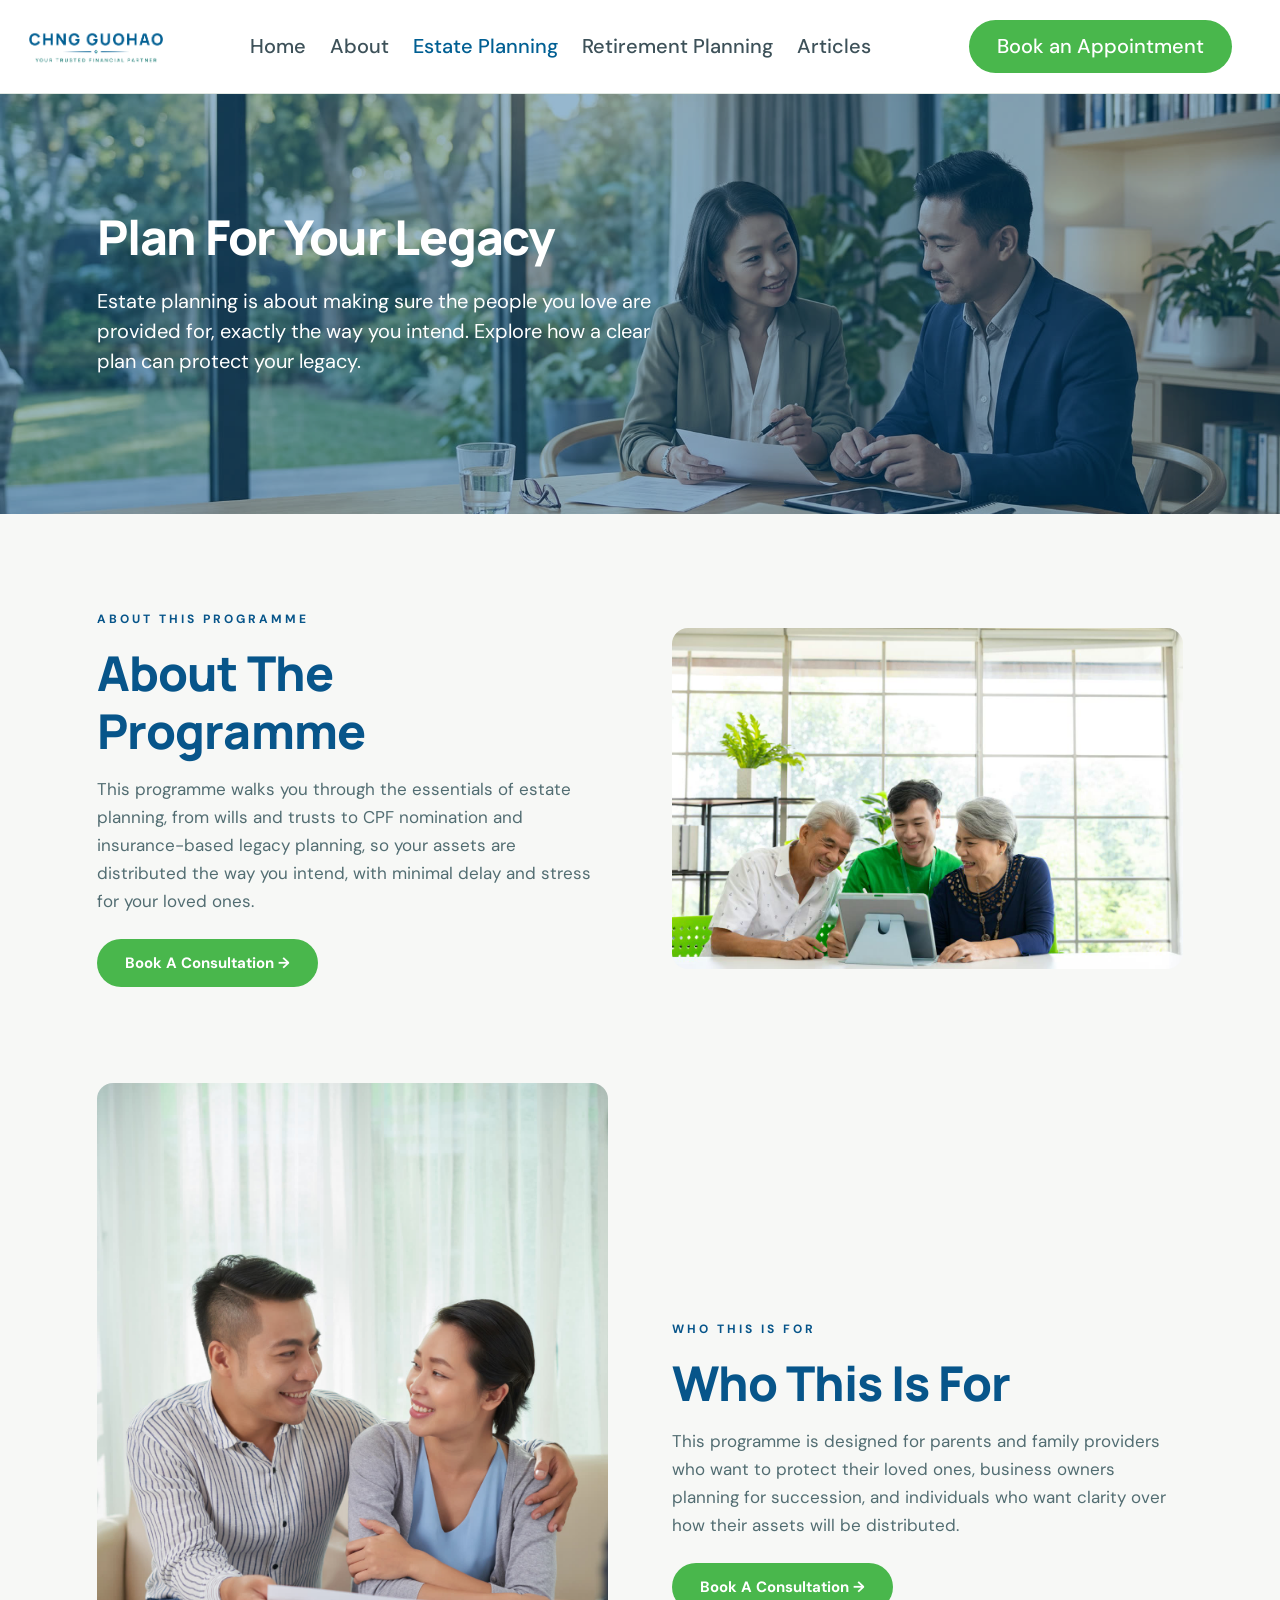
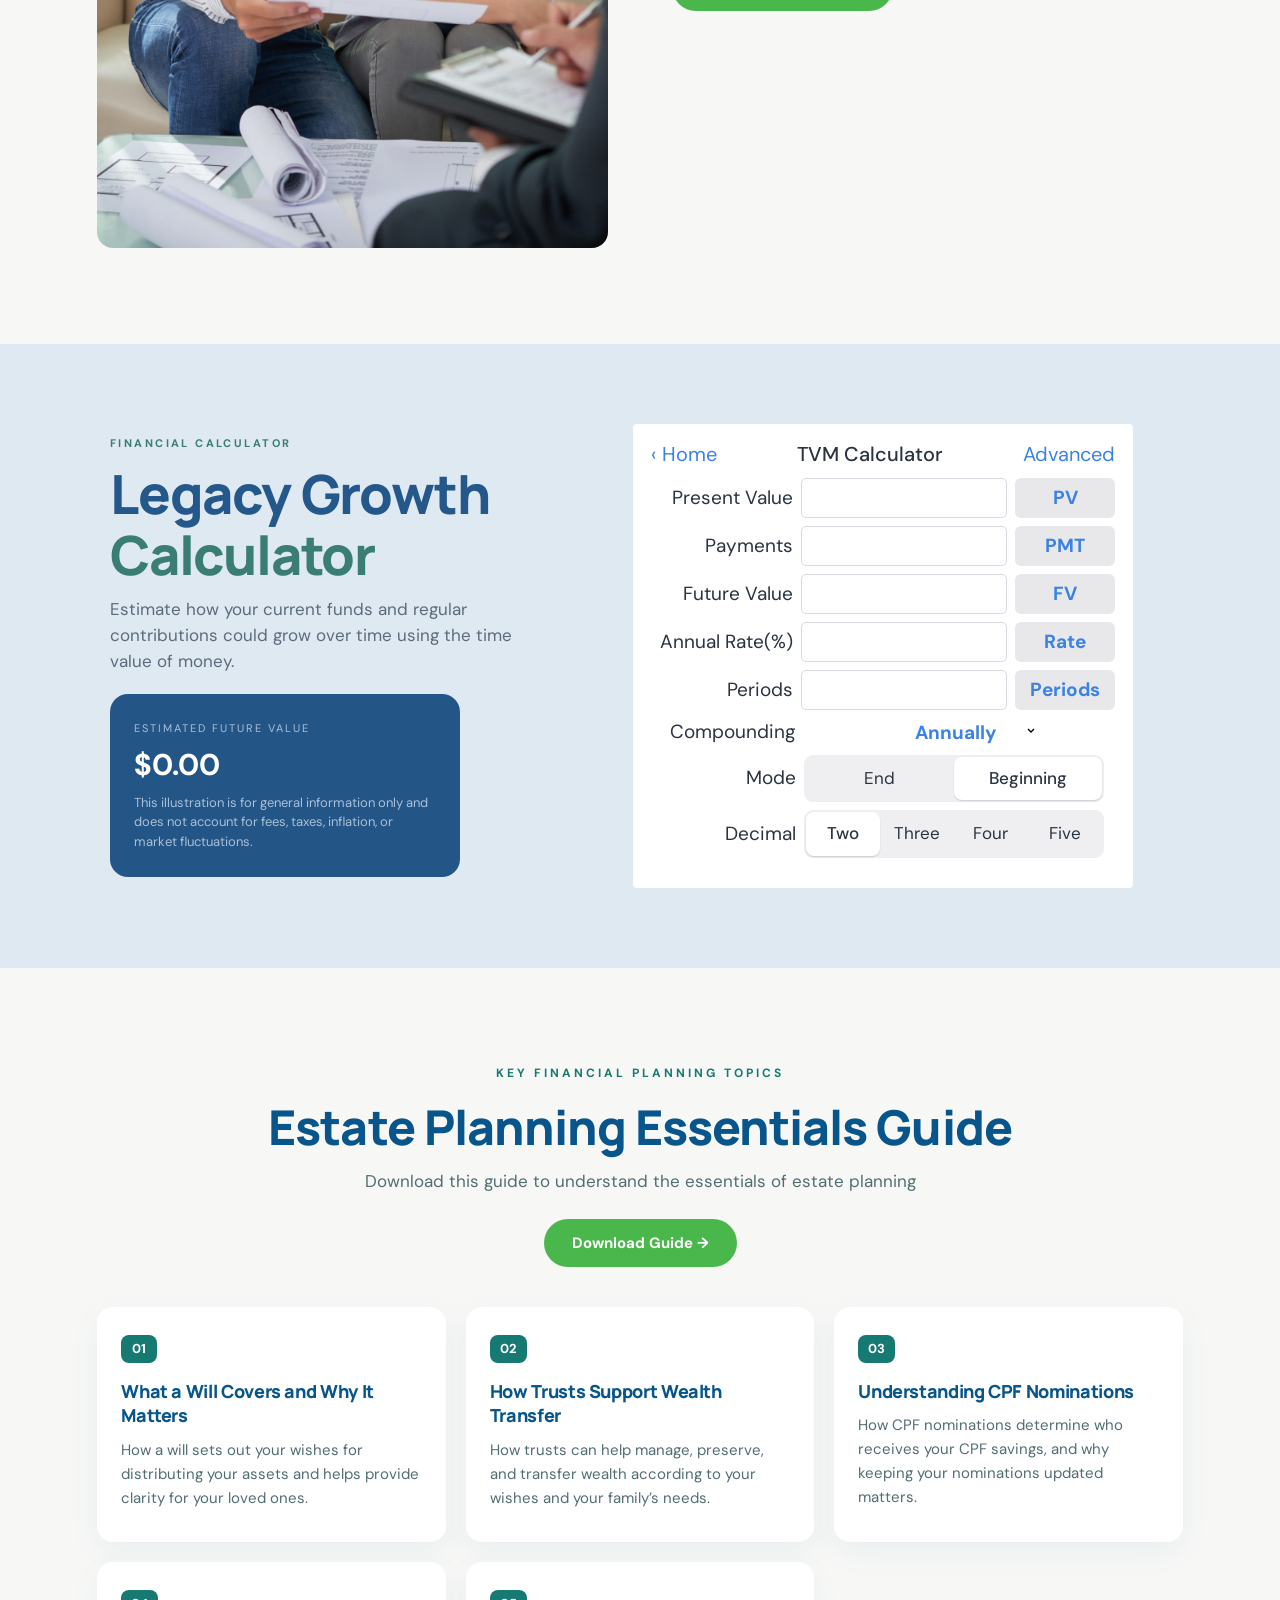
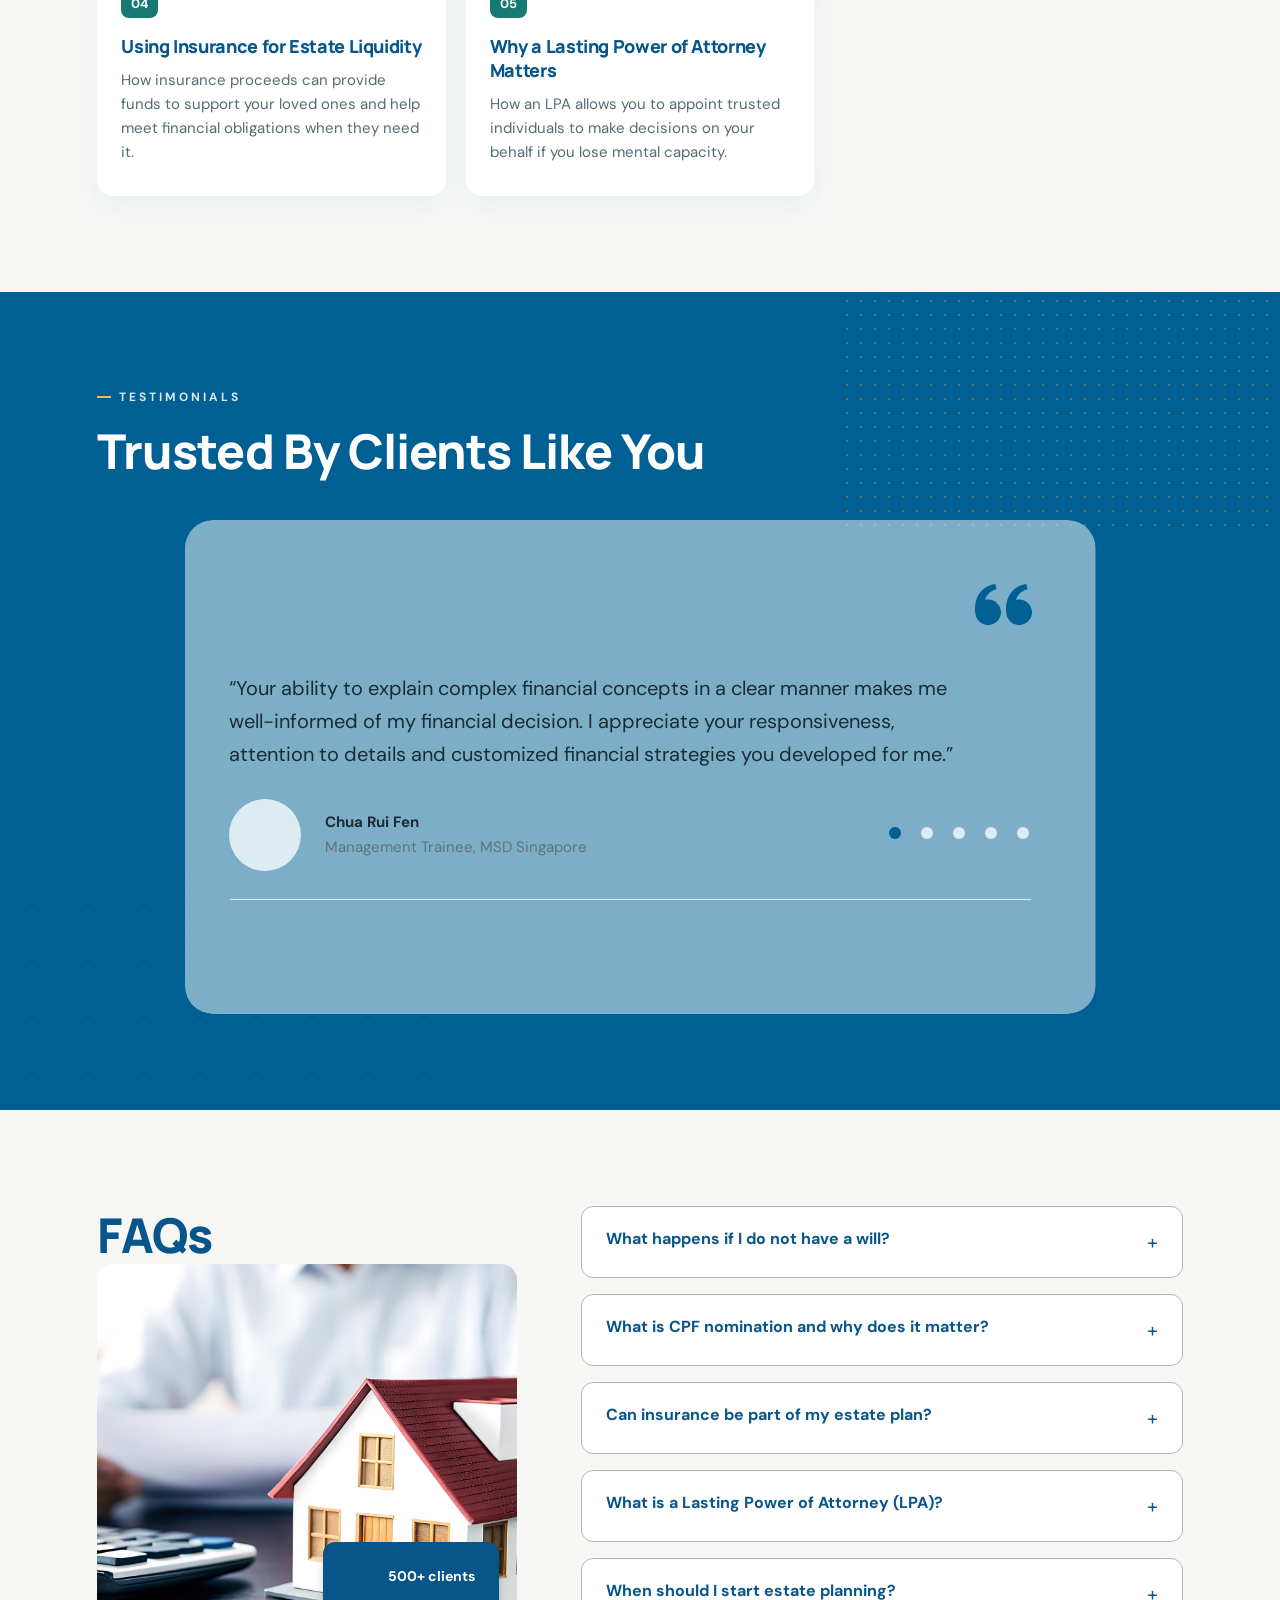
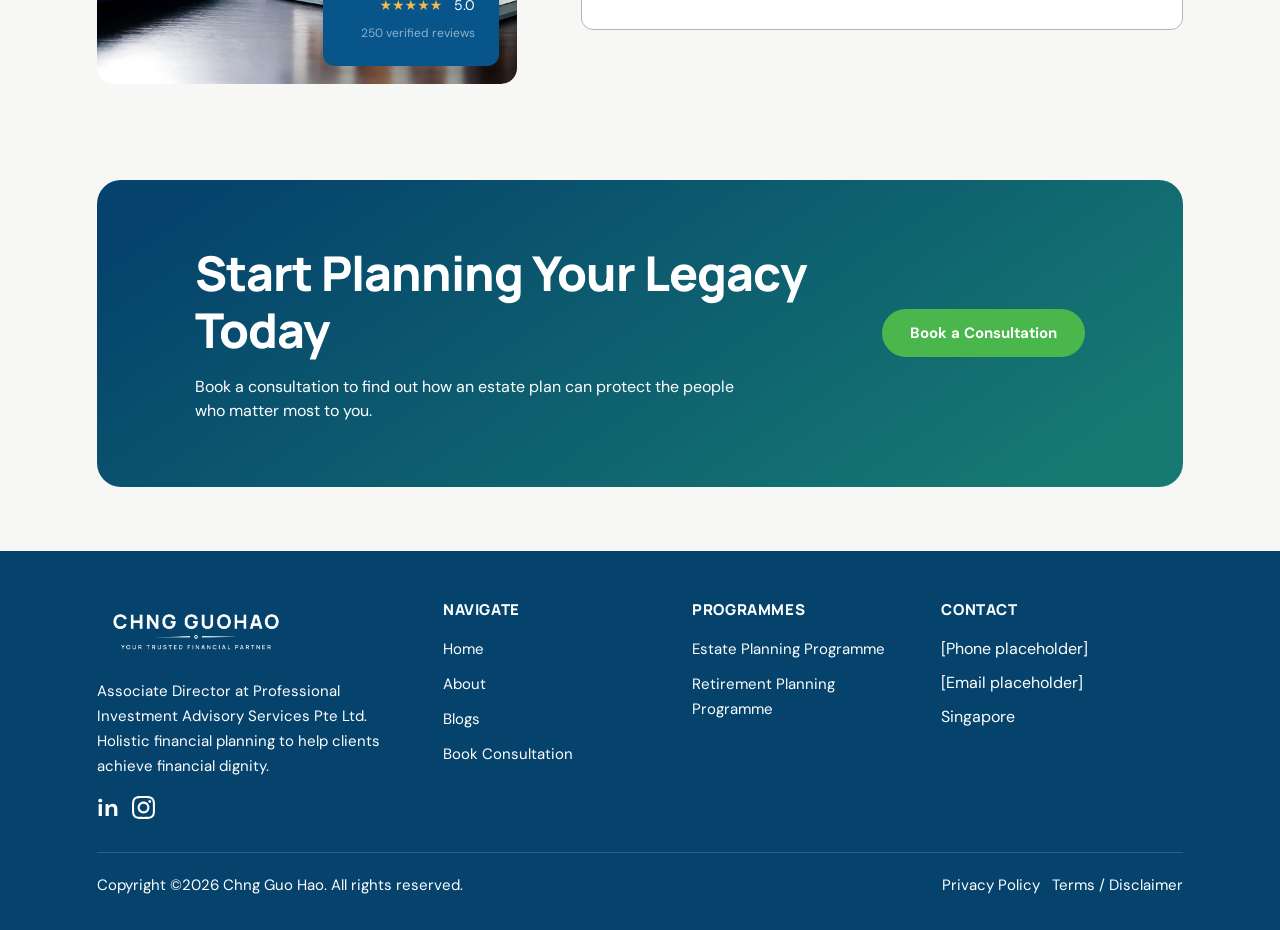
<file: site/estate.html>
<!DOCTYPE html>
<html lang="en">
<head>
  <meta charset="utf-8">
  <meta name="viewport" content="width=device-width, initial-scale=1">
  <title>Estate Planning Programme | Chng Guohao</title>
  <link rel="preconnect" href="https://fonts.googleapis.com">
  <link rel="preconnect" href="https://fonts.gstatic.com" crossorigin>
  <link href="https://fonts.googleapis.com/css2?family=DM+Sans:ital,opsz,wght@0,9..40,400;0,9..40,500;0,9..40,700;1,9..40,400&family=Manrope:wght@800&display=swap" rel="stylesheet">
  <link rel="stylesheet" href="css/styles.css">
</head>
<body data-page="estate">
  <a class="skip" href="#main">Skip to content</a>
  <header class="site-header" data-site-header></header>
  <main id="main">
    <section class="masthead">
      <img src="assets/photos/masthead-estate.jpg" alt="">
      <div class="copy">
        <h1>Plan For Your Legacy</h1>
        <p>Estate planning is about making sure the people you love are provided for, exactly the way you intend. Explore how a clear plan can protect your legacy.</p>
      </div>
    </section>
    <section class="section">
      <div class="section-inner split">
        <div>
          <p class="kicker navy">About this programme</p>
          <h2>About The Programme</h2>
          <p class="lede">This programme walks you through the essentials of estate planning, from wills and trusts to CPF nomination and insurance-based legacy planning, so your assets are distributed the way you intend, with minimal delay and stress for your loved ones.</p>
          <a class="btn" href="book.html" style="margin-top:24px">Book A Consultation →</a>
        </div>
        <div class="photo-card"><img src="assets/photos/family-legacy.jpg" alt="A family discussing their legacy plan"></div>
      </div>
    </section>
    <section class="section" style="padding-top:0">
      <div class="section-inner split reverse">
        <div>
          <p class="kicker navy">Who this is for</p>
          <h2>Who This Is For</h2>
          <p class="lede">This programme is designed for parents and family providers who want to protect their loved ones, business owners planning for succession, and individuals who want clarity over how their assets will be distributed.</p>
          <a class="btn" href="book.html" style="margin-top:24px">Book A Consultation →</a>
        </div>
        <div class="photo-card"><img src="assets/photos/planning-discussion.jpg" alt="A considered financial planning discussion"></div>
      </div>
    </section>
    <section class="calc" id="calculator">
      <div class="calc-grid" data-calculator>
        <div>
          <p class="kicker">Financial calculator</p>
          <h2>Legacy Growth <span>Calculator</span></h2>
          <p class="lede">Estimate how your current funds and regular contributions could grow over time using the time value of money.</p>
          <div class="fv-card">
            <p class="label">Estimated future value</p>
            <p class="value" data-fv aria-live="polite">$0.00</p>
            <p class="note">This illustration is for general information only and does not account for fees, taxes, inflation, or market fluctuations.</p>
          </div>
          <p class="calc-error" data-calc-error hidden></p>
        </div>
        <form class="calc-panel" onsubmit="return false;">
          <div class="tvm-head">
            <a href="index.html">‹ Home</a>
            <span class="tvm-title">TVM Calculator</span>
            <button type="button" data-advanced aria-expanded="false">Advanced</button>
          </div>
          <div class="tvm-row">
            <label for="estate-pv">Present Value</label>
            <input id="estate-pv" name="pv" type="number" inputmode="decimal" step="any" placeholder="">
            <button type="button" class="tvm-solve" data-solve="pv">PV</button>
          </div>
          <div class="tvm-row">
            <label for="estate-pmt">Payments</label>
            <input id="estate-pmt" name="pmt" type="number" inputmode="decimal" step="any">
            <button type="button" class="tvm-solve" data-solve="pmt">PMT</button>
          </div>
          <div class="tvm-row">
            <label for="estate-fv">Future Value</label>
            <input id="estate-fv" name="fv" type="number" inputmode="decimal" step="any">
            <button type="button" class="tvm-solve" data-solve="fv">FV</button>
          </div>
          <div class="tvm-row">
            <label for="estate-rate">Annual Rate(%)</label>
            <input id="estate-rate" name="rate" type="number" inputmode="decimal" step="any">
            <button type="button" class="tvm-solve" data-solve="rate">Rate</button>
          </div>
          <div class="tvm-row">
            <label for="estate-n">Periods</label>
            <input id="estate-n" name="n" type="number" inputmode="decimal" min="0" step="any">
            <button type="button" class="tvm-solve" data-solve="n">Periods</button>
          </div>
          <div class="tvm-opt">
            <span>Compounding</span>
            <div class="tvm-select-wrap">
              <select class="tvm-select" name="compounding" aria-label="Compounding">
                <option value="annually" selected>Annually</option>
                <option value="semiannually">Semi-Annually</option>
                <option value="quarterly">Quarterly</option>
                <option value="monthly">Monthly</option>
                <option value="daily">Daily</option>
              </select>
            </div>
          </div>
          <div class="tvm-opt">
            <span>Mode</span>
            <div class="seg" data-group="mode">
              <button type="button" data-value="end">End</button>
              <button type="button" class="is-on" data-value="beginning">Beginning</button>
            </div>
          </div>
          <div class="tvm-opt">
            <span>Decimal</span>
            <div class="seg" data-group="decimals">
              <button type="button" class="is-on" data-value="2">Two</button>
              <button type="button" data-value="3">Three</button>
              <button type="button" data-value="4">Four</button>
              <button type="button" data-value="5">Five</button>
            </div>
          </div>
          <p class="tvm-hint" data-calc-hint hidden>Fill any four values, then tap the fifth button to solve. Compounding sets how many times interest is applied each year. Mode Beginning treats contributions as being made at the start of each period.</p>
        </form>
      </div>
    </section>
    <section class="section">
      <div class="section-inner">
        <div class="guide-head">
          <p class="kicker">Key financial planning topics</p>
          <h2>Estate Planning Essentials Guide</h2>
          <p class="lede">Download this guide to understand the essentials of estate planning</p>
        </div>
        <div class="guide-cta">
          <a class="btn" href="book.html">Download Guide →</a>
        </div>
        <div class="guide-cards">
          <article>
            <span class="guide-num">01</span>
            <h3>What a Will Covers and Why It Matters</h3>
            <p>How a will sets out your wishes for distributing your assets and helps provide clarity for your loved ones.</p>
          </article>
          <article>
            <span class="guide-num">02</span>
            <h3>How Trusts Support Wealth Transfer</h3>
            <p>How trusts can help manage, preserve, and transfer wealth according to your wishes and your family’s needs.</p>
          </article>
          <article>
            <span class="guide-num">03</span>
            <h3>Understanding CPF Nominations</h3>
            <p>How CPF nominations determine who receives your CPF savings, and why keeping your nominations updated matters.</p>
          </article>
          <article>
            <span class="guide-num">04</span>
            <h3>Using Insurance for Estate Liquidity</h3>
            <p>How insurance proceeds can provide funds to support your loved ones and help meet financial obligations when they need it.</p>
          </article>
          <article>
            <span class="guide-num">05</span>
            <h3>Why a Lasting Power of Attorney Matters</h3>
            <p>How an LPA allows you to appoint trusted individuals to make decisions on your behalf if you lose mental capacity.</p>
          </article>
        </div>
      </div>
    </section>
    <section class="section quote-wrap">
      <div class="section-inner testimonials">
        <p class="kicker">Testimonials</p>
        <h2>Trusted By Clients Like You</h2>
        <div class="quote-card" data-testimonials aria-roledescription="carousel" aria-label="Client testimonials">
          <img class="quote-mark" src="assets/icons/quote-left.svg" alt="" width="56.8448" height="41.3333" aria-hidden="true">
          <div class="quote-viewport">
            <div class="quote-track" data-quote-track>
              <blockquote class="quote-slide is-active">
                <p>“Your ability to explain complex financial concepts in a clear manner makes me well-informed of my financial decision. I appreciate your responsiveness, attention to details and customized financial strategies you developed for me.”</p>
                <footer class="quote-person">
                  <span class="quote-avatar" aria-hidden="true"></span>
                  <div>
                    <p class="who">Chua Rui Fen</p>
                    <p class="role">Management Trainee, MSD Singapore</p>
                  </div>
                </footer>
              </blockquote>
            </div>
          </div>
          <span class="quote-rule" aria-hidden="true"></span>
          <div class="testimonial-dots" role="tablist" aria-label="Testimonials"></div>
        </div>
      </div>
    </section>
    <section class="section">
      <div class="section-inner faq-layout">
        <div>
          <h2>FAQs</h2>
          <div class="faq-photo">
            <img src="assets/photos/faq-estate.jpg" alt="Clients discussing their financial plan">
            <div class="reviews-card">
              <strong>500+ clients</strong>
              <p class="stars">★★★★★ <b>5.0</b></p>
              <small>250 verified reviews</small>
            </div>
          </div>
        </div>
        <div>
          <article class="faq-item">
            <button type="button">What happens if I do not have a will? <span class="sign">+</span></button>
            <div class="answer">Without a valid will, your estate will be distributed according to Singapore's Intestate Succession Act, which may not reflect your actual wishes.</div>
          </article>
          <article class="faq-item">
            <button type="button">What is CPF nomination and why does it matter? <span class="sign">+</span></button>
            <div class="answer">CPF savings do not automatically form part of your estate. A CPF nomination ensures your CPF monies are distributed to the people you choose.</div>
          </article>
          <article class="faq-item">
            <button type="button">Can insurance be part of my estate plan? <span class="sign">+</span></button>
            <div class="answer">Yes. Insurance can provide immediate liquidity for your family and help settle outstanding liabilities, so other assets do not need to be sold quickly.</div>
          </article>
          <article class="faq-item">
            <button type="button">What is a Lasting Power of Attorney (LPA)? <span class="sign">+</span></button>
            <div class="answer">An LPA lets you appoint someone you trust to make decisions on your behalf, in case you lose mental capacity in future.</div>
          </article>
          <article class="faq-item">
            <button type="button">When should I start estate planning? <span class="sign">+</span></button>
            <div class="answer">As early as possible. Estate planning is not only for the wealthy or the elderly. It is for anyone who wants clarity over how their assets are handled.</div>
          </article>
        </div>
      </div>
    </section>
    <section class="cta-band">
      <div>
        <h2>Start Planning Your Legacy Today</h2>
        <p>Book a consultation to find out how an estate plan can protect the people who matter most to you.</p>
      </div>
      <a class="btn" href="book.html">Book a Consultation</a>
    </section>
  </main>
  <footer class="site-footer" data-site-footer></footer>
  <script src="js/calculator.js"></script>
  <script src="js/site.js"></script>
</body>
</html>
</file>
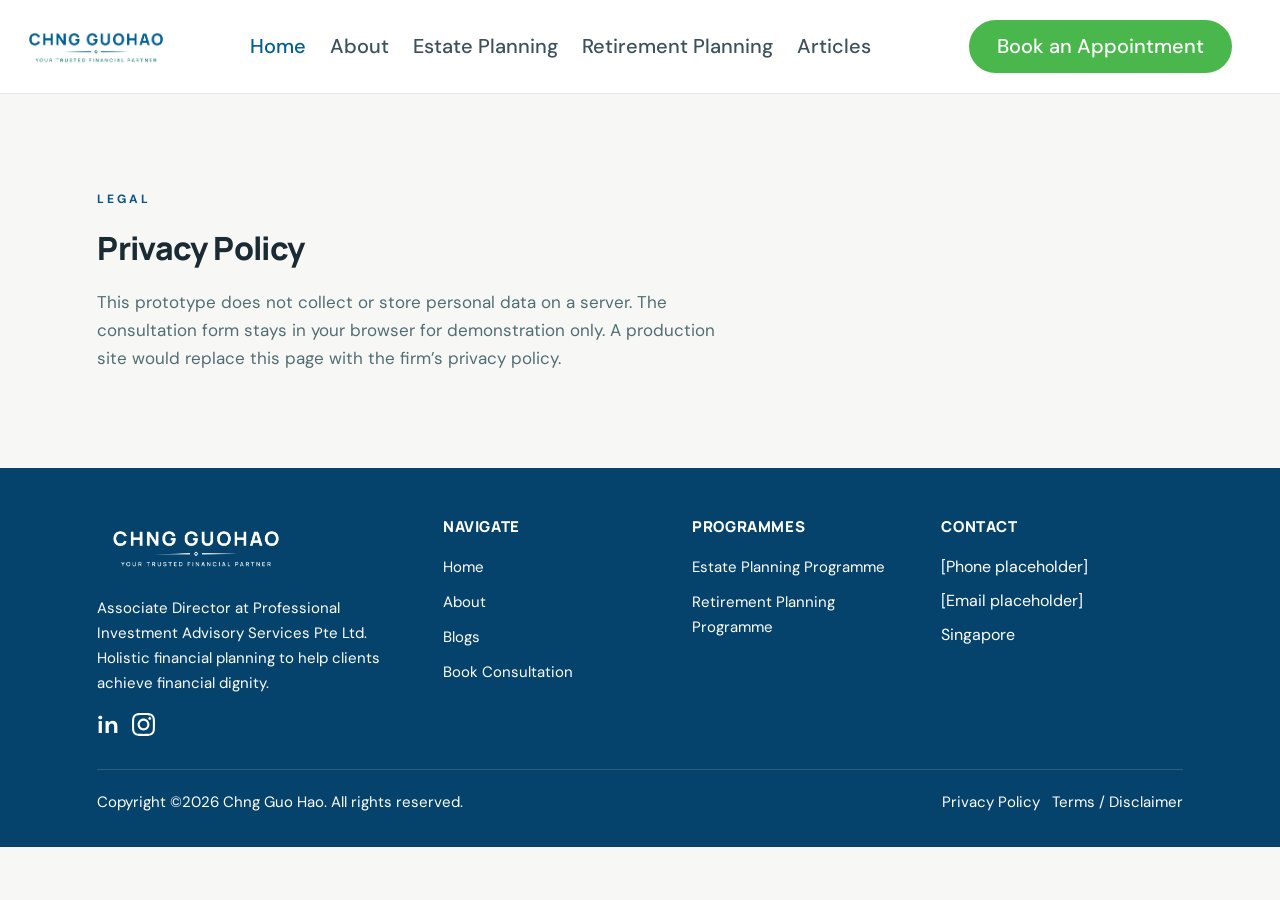
<file: site/privacy.html>
<!DOCTYPE html>
<html lang="en">
<head>
  <meta charset="utf-8">
  <meta name="viewport" content="width=device-width, initial-scale=1">
  <title>Privacy Policy | Wealth Path</title>
  <link rel="preconnect" href="https://fonts.googleapis.com">
  <link rel="preconnect" href="https://fonts.gstatic.com" crossorigin>
  <link href="https://fonts.googleapis.com/css2?family=DM+Sans:ital,opsz,wght@0,9..40,400;0,9..40,500;0,9..40,700;1,9..40,400&family=Manrope:wght@800&display=swap" rel="stylesheet">
  <link rel="stylesheet" href="css/styles.css">
</head>
<body data-page="home">
  <header class="site-header" data-site-header></header>
  <main id="main" class="section">
    <div class="section-inner">
      <p class="kicker navy">Legal</p>
      <h1>Privacy Policy</h1>
      <p class="lede">This prototype does not collect or store personal data on a server. The consultation form stays in your browser for demonstration only. A production site would replace this page with the firm’s privacy policy.</p>
    </div>
  </main>
  <footer class="site-footer" data-site-footer></footer>
  <script src="js/site.js"></script>
</body>
</html>
</file>
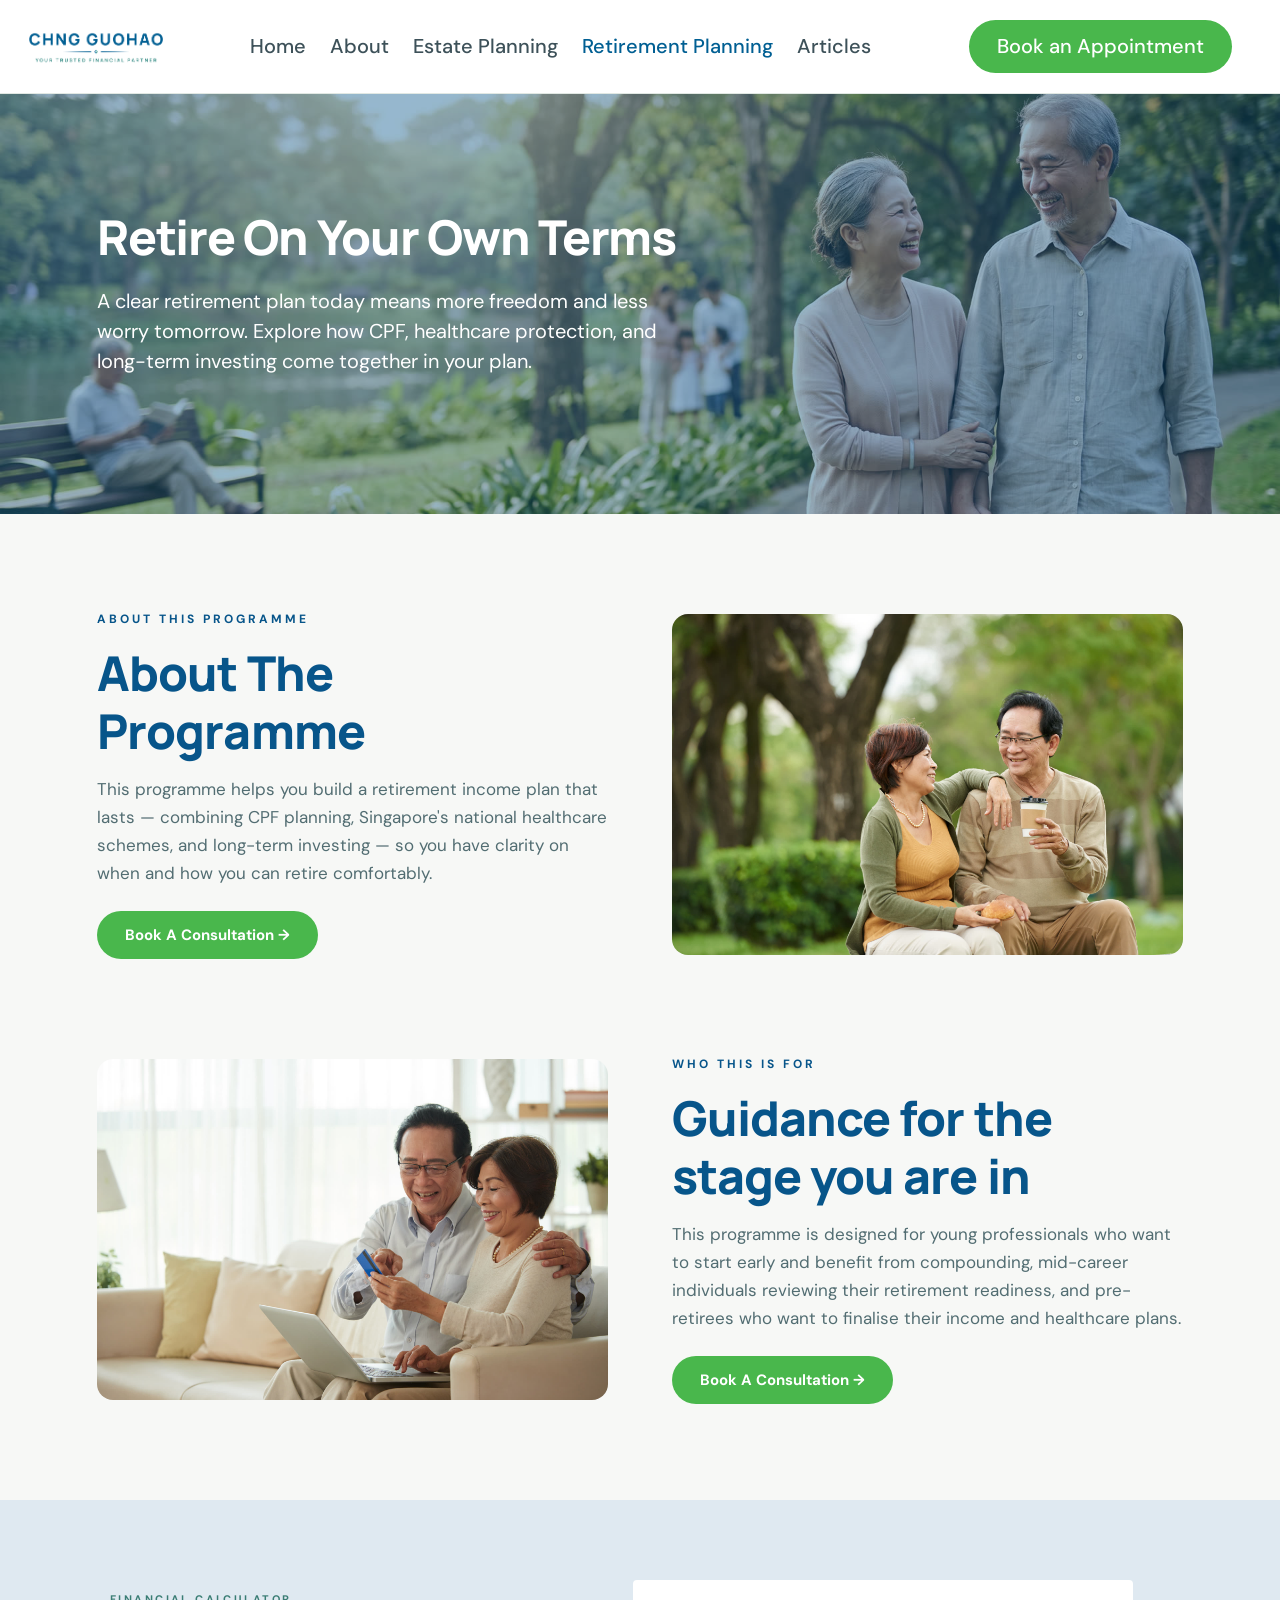
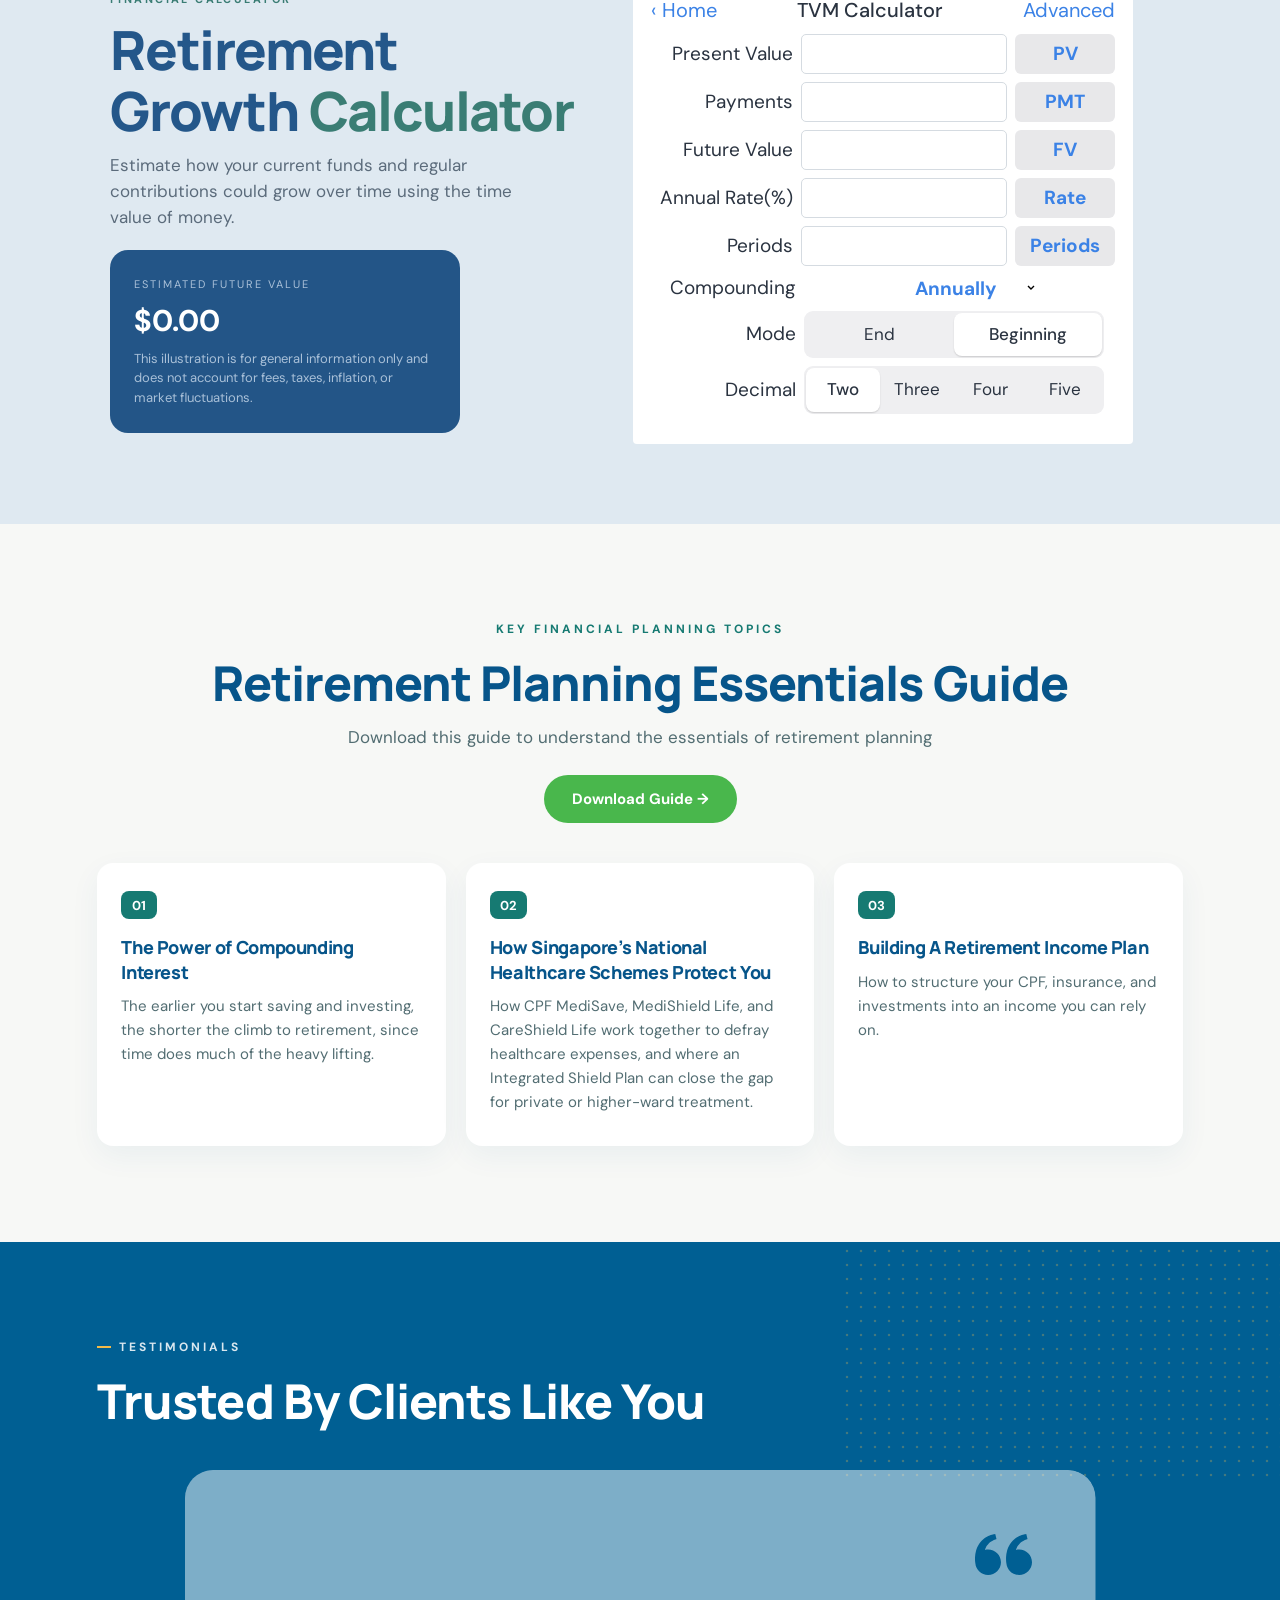
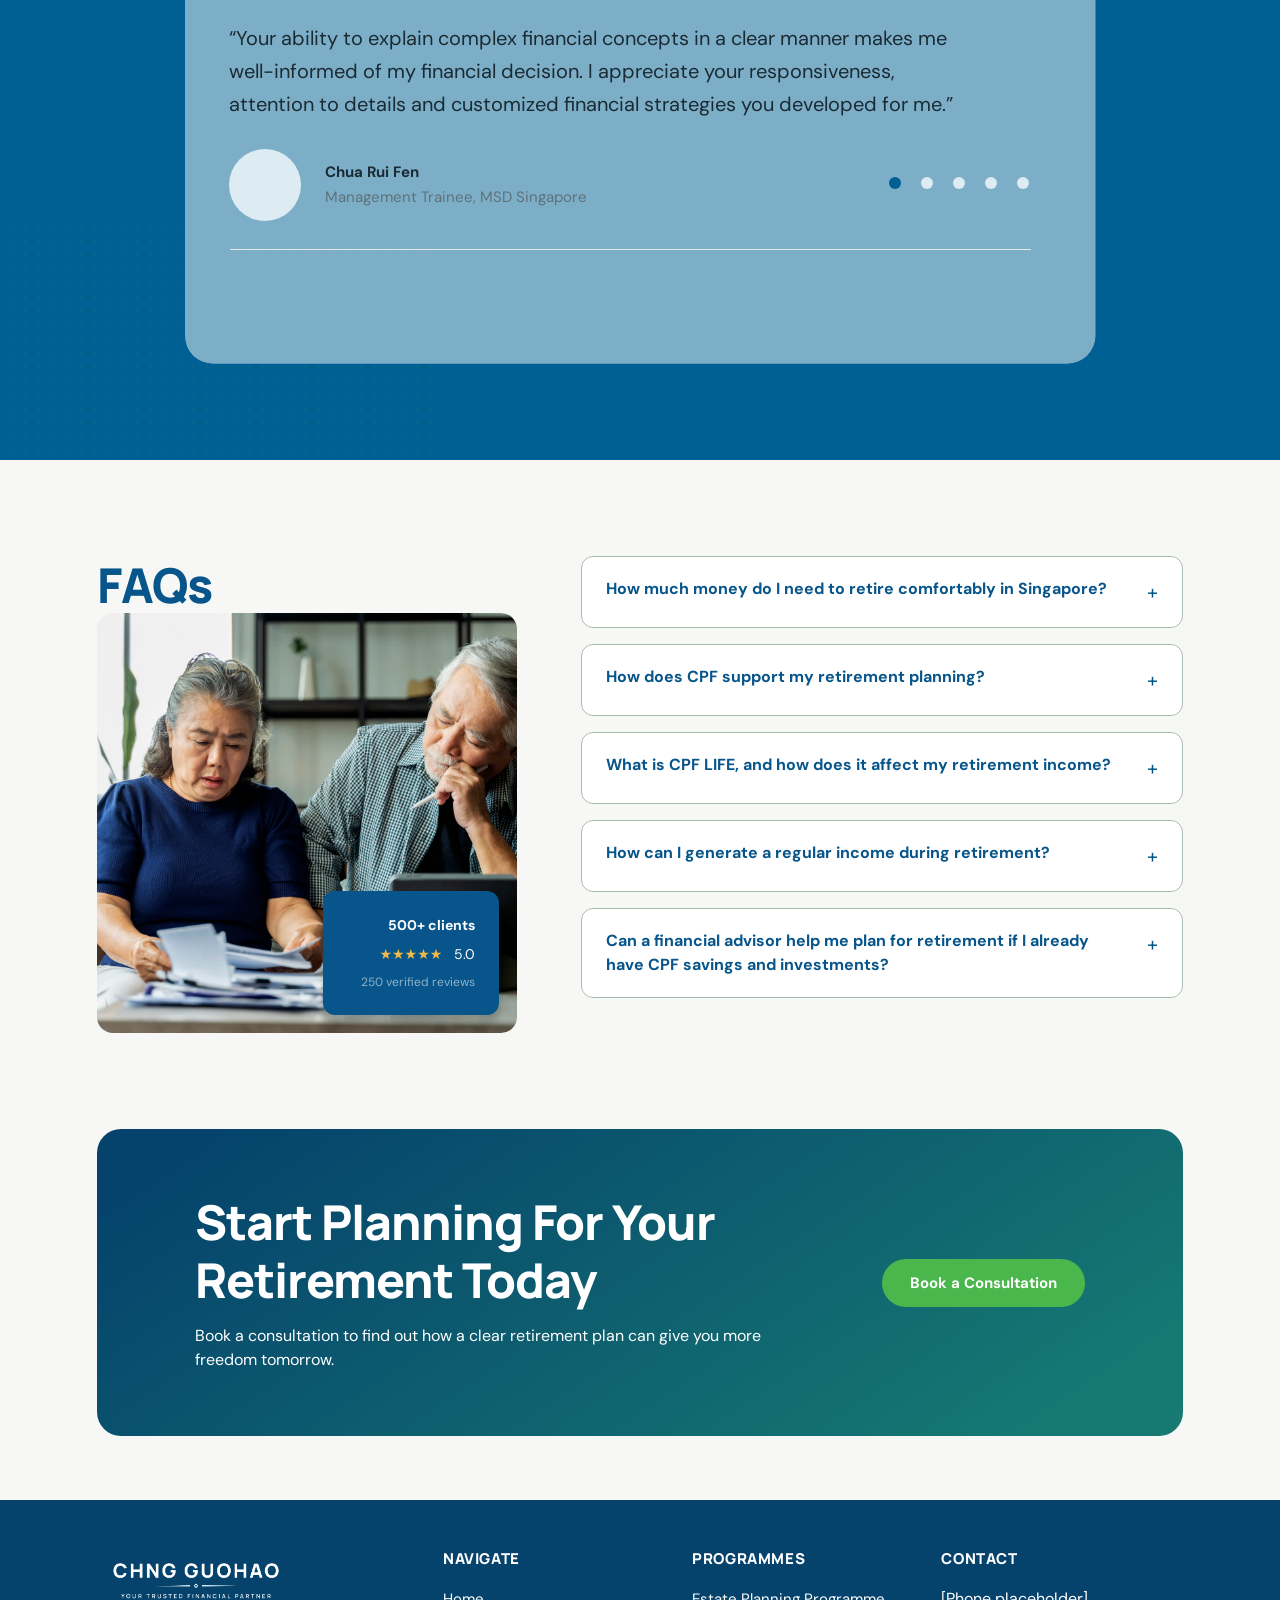
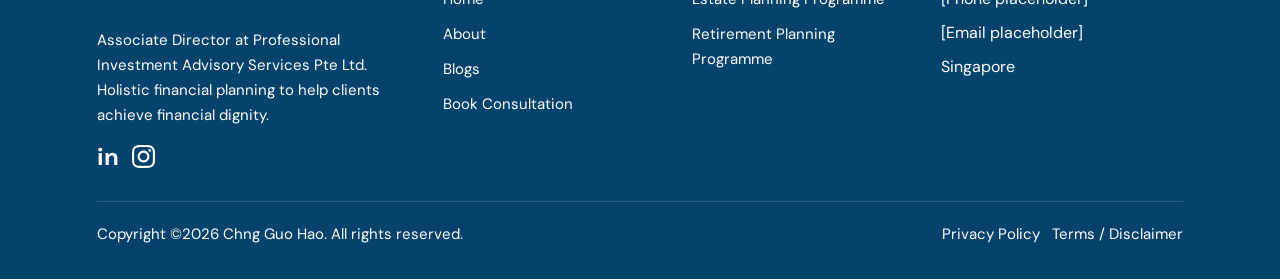
<file: site/retirement.html>
<!DOCTYPE html>
<html lang="en">
<head>
  <meta charset="utf-8">
  <meta name="viewport" content="width=device-width, initial-scale=1">
  <title>Retirement Planning Programme | Chng Guohao</title>
  <link rel="preconnect" href="https://fonts.googleapis.com">
  <link rel="preconnect" href="https://fonts.gstatic.com" crossorigin>
  <link href="https://fonts.googleapis.com/css2?family=DM+Sans:ital,opsz,wght@0,9..40,400;0,9..40,500;0,9..40,700;1,9..40,400&family=Manrope:wght@800&display=swap" rel="stylesheet">
  <link rel="stylesheet" href="css/styles.css">
</head>
<body data-page="retirement">
  <a class="skip" href="#main">Skip to content</a>
  <header class="site-header" data-site-header></header>
  <main id="main">
    <section class="masthead">
      <img src="assets/photos/masthead-retirement.jpg" alt="">
      <div class="copy">
        <h1>Retire On Your Own Terms</h1>
        <p>A clear retirement plan today means more freedom and less worry tomorrow. Explore how CPF, healthcare protection, and long-term investing come together in your plan.</p>
      </div>
    </section>
    <section class="section">
      <div class="section-inner split">
        <div>
          <p class="kicker navy">About this programme</p>
          <h2>About The Programme</h2>
          <p class="lede">This programme helps you build a retirement income plan that lasts — combining CPF planning, Singapore's national healthcare schemes, and long-term investing — so you have clarity on when and how you can retire comfortably.</p>
          <a class="btn" href="book.html" style="margin-top:24px">Book A Consultation →</a>
        </div>
        <div class="photo-card"><img src="assets/photos/retirement-couple.jpg" alt="Planning for a confident retirement"></div>
      </div>
    </section>
    <section class="section" style="padding-top:0">
      <div class="section-inner split reverse">
        <div>
          <p class="kicker navy">Who this is for</p>
          <h2>Guidance for the stage you are in</h2>
          <p class="lede">This programme is designed for young professionals who want to start early and benefit from compounding, mid-career individuals reviewing their retirement readiness, and pre-retirees who want to finalise their income and healthcare plans.</p>
          <a class="btn" href="book.html" style="margin-top:24px">Book A Consultation →</a>
        </div>
        <div class="photo-card"><img src="assets/photos/retirement-guidance.jpg" alt="A considered financial planning discussion"></div>
      </div>
    </section>
    <section class="calc" id="calculator">
      <div class="calc-grid" data-calculator>
        <div>
          <p class="kicker">Financial calculator</p>
          <h2>Retirement Growth <span>Calculator</span></h2>
          <p class="lede">Estimate how your current funds and regular contributions could grow over time using the time value of money.</p>
          <div class="fv-card">
            <p class="label">Estimated future value</p>
            <p class="value" data-fv aria-live="polite">$0.00</p>
            <p class="note">This illustration is for general information only and does not account for fees, taxes, inflation, or market fluctuations.</p>
          </div>
          <p class="calc-error" data-calc-error hidden></p>
        </div>
        <form class="calc-panel" onsubmit="return false;">
          <div class="tvm-head">
            <a href="index.html">‹ Home</a>
            <span class="tvm-title">TVM Calculator</span>
            <button type="button" data-advanced aria-expanded="false">Advanced</button>
          </div>
          <div class="tvm-row">
            <label for="ret-pv">Present Value</label>
            <input id="ret-pv" name="pv" type="number" inputmode="decimal" step="any">
            <button type="button" class="tvm-solve" data-solve="pv">PV</button>
          </div>
          <div class="tvm-row">
            <label for="ret-pmt">Payments</label>
            <input id="ret-pmt" name="pmt" type="number" inputmode="decimal" step="any">
            <button type="button" class="tvm-solve" data-solve="pmt">PMT</button>
          </div>
          <div class="tvm-row">
            <label for="ret-fv">Future Value</label>
            <input id="ret-fv" name="fv" type="number" inputmode="decimal" step="any">
            <button type="button" class="tvm-solve" data-solve="fv">FV</button>
          </div>
          <div class="tvm-row">
            <label for="ret-rate">Annual Rate(%)</label>
            <input id="ret-rate" name="rate" type="number" inputmode="decimal" step="any">
            <button type="button" class="tvm-solve" data-solve="rate">Rate</button>
          </div>
          <div class="tvm-row">
            <label for="ret-n">Periods</label>
            <input id="ret-n" name="n" type="number" inputmode="decimal" min="0" step="any">
            <button type="button" class="tvm-solve" data-solve="n">Periods</button>
          </div>
          <div class="tvm-opt">
            <span>Compounding</span>
            <div class="tvm-select-wrap">
              <select class="tvm-select" name="compounding" aria-label="Compounding">
                <option value="annually" selected>Annually</option>
                <option value="semiannually">Semi-Annually</option>
                <option value="quarterly">Quarterly</option>
                <option value="monthly">Monthly</option>
                <option value="daily">Daily</option>
              </select>
            </div>
          </div>
          <div class="tvm-opt">
            <span>Mode</span>
            <div class="seg" data-group="mode">
              <button type="button" data-value="end">End</button>
              <button type="button" class="is-on" data-value="beginning">Beginning</button>
            </div>
          </div>
          <div class="tvm-opt">
            <span>Decimal</span>
            <div class="seg" data-group="decimals">
              <button type="button" class="is-on" data-value="2">Two</button>
              <button type="button" data-value="3">Three</button>
              <button type="button" data-value="4">Four</button>
              <button type="button" data-value="5">Five</button>
            </div>
          </div>
          <p class="tvm-hint" data-calc-hint hidden>Fill any four values, then tap the fifth button to solve. Compounding sets how many times interest is applied each year. Mode Beginning treats contributions as being made at the start of each period.</p>
        </form>
      </div>
    </section>
    <section class="section">
      <div class="section-inner">
        <div class="guide-head">
          <p class="kicker">Key financial planning topics</p>
          <h2>Retirement Planning Essentials Guide</h2>
          <p class="lede">Download this guide to understand the essentials of retirement planning</p>
        </div>
        <div class="guide-cta">
          <a class="btn" href="book.html">Download Guide →</a>
        </div>
        <div class="guide-cards">
          <article>
            <span class="guide-num">01</span>
            <h3>The Power of Compounding Interest</h3>
            <p>The earlier you start saving and investing, the shorter the climb to retirement, since time does much of the heavy lifting.</p>
          </article>
          <article>
            <span class="guide-num">02</span>
            <h3>How Singapore’s National Healthcare Schemes Protect You</h3>
            <p>How CPF MediSave, MediShield Life, and CareShield Life work together to defray healthcare expenses, and where an Integrated Shield Plan can close the gap for private or higher-ward treatment.</p>
          </article>
          <article>
            <span class="guide-num">03</span>
            <h3>Building A Retirement Income Plan</h3>
            <p>How to structure your CPF, insurance, and investments into an income you can rely on.</p>
          </article>
        </div>
      </div>
    </section>
    <section class="section quote-wrap">
      <div class="section-inner testimonials">
        <p class="kicker">Testimonials</p>
        <h2>Trusted By Clients Like You</h2>
        <div class="quote-card" data-testimonials aria-roledescription="carousel" aria-label="Client testimonials">
          <img class="quote-mark" src="assets/icons/quote-left.svg" alt="" width="56.8448" height="41.3333" aria-hidden="true">
          <div class="quote-viewport">
            <div class="quote-track" data-quote-track>
              <blockquote class="quote-slide is-active">
                <p>“Your ability to explain complex financial concepts in a clear manner makes me well-informed of my financial decision. I appreciate your responsiveness, attention to details and customized financial strategies you developed for me.”</p>
                <footer class="quote-person">
                  <span class="quote-avatar" aria-hidden="true"></span>
                  <div>
                    <p class="who">Chua Rui Fen</p>
                    <p class="role">Management Trainee, MSD Singapore</p>
                  </div>
                </footer>
              </blockquote>
            </div>
          </div>
          <span class="quote-rule" aria-hidden="true"></span>
          <div class="testimonial-dots" role="tablist" aria-label="Testimonials"></div>
        </div>
      </div>
    </section>
    <section class="section">
      <div class="section-inner faq-layout">
        <div>
          <h2>FAQs</h2>
          <div class="faq-photo">
            <img src="assets/photos/faq-retirement.jpg" alt="Clients discussing their financial plan">
            <div class="reviews-card">
              <strong>500+ clients</strong>
              <p class="stars">★★★★★ <b>5.0</b></p>
              <small>250 verified reviews</small>
            </div>
          </div>
        </div>
        <div>
          <article class="faq-item">
            <button type="button">How much money do I need to retire comfortably in Singapore? <span class="sign">+</span></button>
            <div class="answer">The amount depends on your desired lifestyle, expected retirement age, housing arrangements, healthcare needs, and other financial commitments.</div>
          </article>
          <article class="faq-item">
            <button type="button">How does CPF support my retirement planning? <span class="sign">+</span></button>
            <div class="answer">CPF plays an important role in retirement planning through your CPF savings and the monthly payouts available under CPF LIFE, subject to eligibility and applicable rules.</div>
          </article>
          <article class="faq-item">
            <button type="button">What is CPF LIFE, and how does it affect my retirement income? <span class="sign">+</span></button>
            <div class="answer">CPF LIFE is a national longevity insurance annuity scheme that provides eligible members with monthly payouts for life. Understanding your expected payouts and how they complement other income sources can help you plan for your retirement lifestyle.</div>
          </article>
          <article class="faq-item">
            <button type="button">How can I generate a regular income during retirement? <span class="sign">+</span></button>
            <div class="answer">Retirement income may come from CPF LIFE payouts, savings, investment income, and other eligible income sources.</div>
          </article>
          <article class="faq-item">
            <button type="button">Can a financial advisor help me plan for retirement if I already have CPF savings and investments? <span class="sign">+</span></button>
            <div class="answer">Yes. A retirement financial advisor can help assess how your CPF savings, investments, insurance, and other assets work together.</div>
          </article>
        </div>
      </div>
    </section>
    <section class="cta-band">
      <div>
        <h2>Start Planning For Your Retirement Today</h2>
        <p>Book a consultation to find out how a clear retirement plan can give you more freedom tomorrow.</p>
      </div>
      <a class="btn" href="book.html">Book a Consultation</a>
    </section>
  </main>
  <footer class="site-footer" data-site-footer></footer>
  <script src="js/calculator.js"></script>
  <script src="js/site.js"></script>
</body>
</html>
</file>
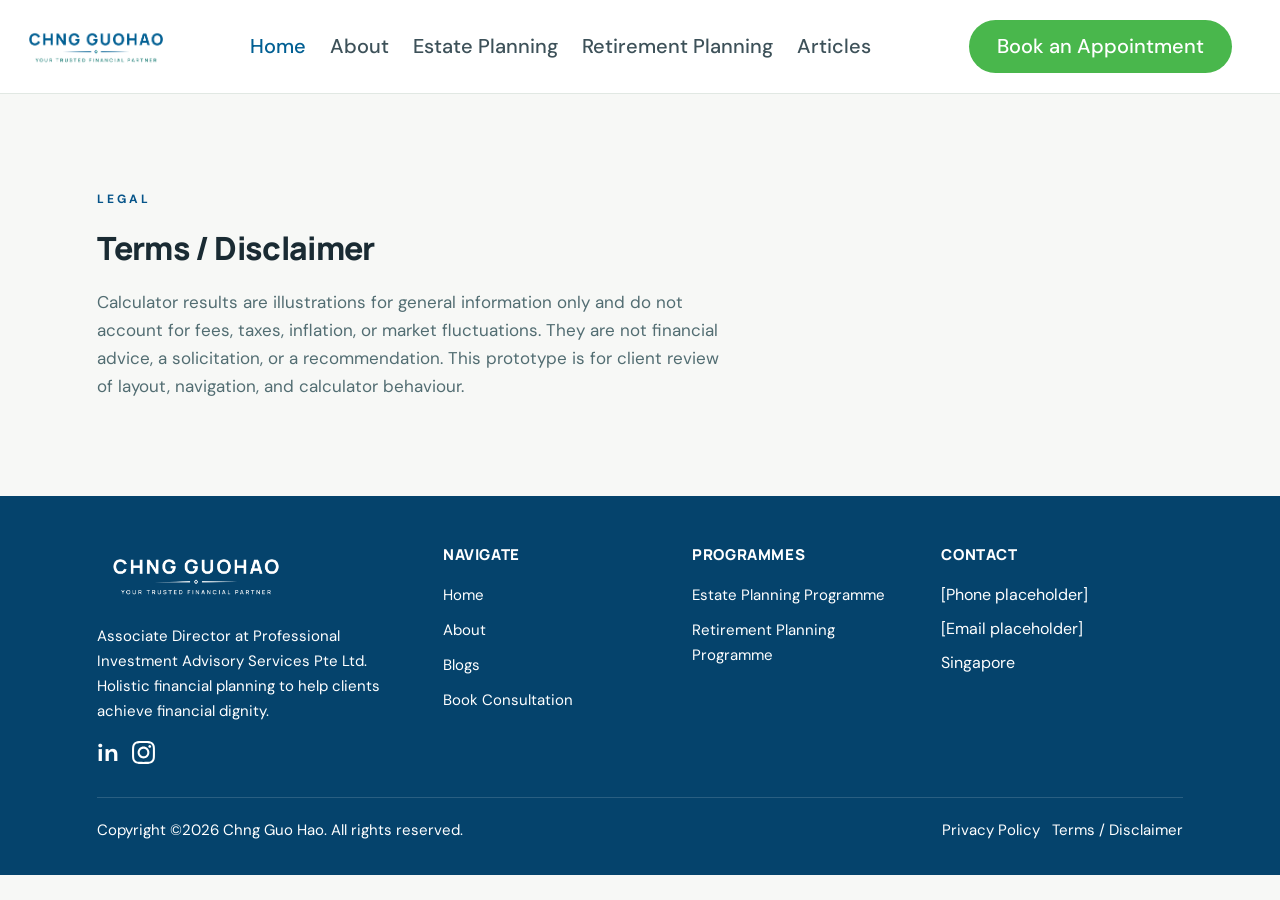
<file: site/terms.html>
<!DOCTYPE html>
<html lang="en">
<head>
  <meta charset="utf-8">
  <meta name="viewport" content="width=device-width, initial-scale=1">
  <title>Terms / Disclaimer | Wealth Path</title>
  <link rel="preconnect" href="https://fonts.googleapis.com">
  <link rel="preconnect" href="https://fonts.gstatic.com" crossorigin>
  <link href="https://fonts.googleapis.com/css2?family=DM+Sans:ital,opsz,wght@0,9..40,400;0,9..40,500;0,9..40,700;1,9..40,400&family=Manrope:wght@800&display=swap" rel="stylesheet">
  <link rel="stylesheet" href="css/styles.css">
</head>
<body data-page="home">
  <header class="site-header" data-site-header></header>
  <main id="main" class="section">
    <div class="section-inner">
      <p class="kicker navy">Legal</p>
      <h1>Terms / Disclaimer</h1>
      <p class="lede">Calculator results are illustrations for general information only and do not account for fees, taxes, inflation, or market fluctuations. They are not financial advice, a solicitation, or a recommendation. This prototype is for client review of layout, navigation, and calculator behaviour.</p>
    </div>
  </main>
  <footer class="site-footer" data-site-footer></footer>
  <script src="js/site.js"></script>
</body>
</html>
</file>
<file: site/css/styles.css>
:root {
  --navy: #005f93;
  --navy-deep: #07558a;
  --teal: #167a72;
  --sage: #a9bdaf;
  --warm: #e7e7e3;
  --ice: #dcecf2;
  --gold: #f2ba49;
  --ink: #1a2b33;
  --muted: #3d5159;
  --muted-2: #526d72;
  --page: #f7f8f6;
  --white: #ffffff;
  --footer: #05436c;
  --cta: #49b74c;
  --pad: clamp(20px, 7.6vw, 110px);
  --max: 1224px;
  --radius: 16px;
  --shadow: 0 18px 30px rgba(7, 85, 138, 0.1);
  --grad: linear-gradient(146deg, #05436c 8%, #167a72 92%);
}

*,
*::before,
*::after { box-sizing: border-box; }

html { scroll-behavior: smooth; }

body {
  margin: 0;
  background: var(--page);
  color: var(--ink);
  font-family: "DM Sans", system-ui, sans-serif;
  font-optical-sizing: auto;
  line-height: 1.5;
}

img { max-width: 100%; display: block; }
a { color: inherit; text-decoration: none; }
button, input, select, textarea { font: inherit; }
h1, h2, h3 { font-family: Manrope, "DM Sans", sans-serif; font-weight: 800; letter-spacing: -0.02em; margin: 0; }
p { margin: 0; }

.skip {
  position: absolute;
  left: -999px;
  top: 8px;
}
.skip:focus { left: 8px; background: var(--white); padding: 8px 12px; z-index: 40; }

/* Header — Figma Navigation Bar is 1440×93, logo at 17px, CTA at ~54px from the right */
.site-header {
  background: var(--white);
  position: sticky;
  top: 0;
  z-index: 20;
  border-bottom: 1px solid rgba(169, 189, 175, 0.35);
}
.header-inner {
  max-width: 1440px;
  margin: 0 auto;
  min-height: 93px;
  padding: 18px clamp(20px, 3.75vw, 54px) 18px clamp(16px, 1.2vw, 17px);
  display: flex;
  align-items: center;
  gap: 0;
}
.logo { flex: 0 0 auto; }
.logo img { height: 52px; width: auto; }
.nav {
  flex: 1;
  display: flex;
  align-items: center;
  gap: 24px;
}
.nav > a:first-child,
.nav-cta { margin-left: auto; }
.nav a {
  color: var(--muted);
  font-size: 20px;
  font-weight: 500;
  line-height: 25px;
  white-space: nowrap;
  transition: color 0.2s ease;
}
.nav a:hover,
.nav a:focus-visible,
.nav a.is-active { color: var(--navy); }
.nav a.btn,
.nav a.btn:hover,
.nav a.btn:focus-visible,
.nav a.btn.is-active { color: var(--white); }
.btn {
  display: inline-flex;
  align-items: center;
  justify-content: center;
  gap: 8px;
  background: var(--cta);
  color: var(--white);
  border: 0;
  border-radius: 100px;
  padding: 14px 28px;
  min-height: 48px;
  font-size: 15px;
  font-weight: 700;
  line-height: 18px;
  white-space: nowrap;
  cursor: pointer;
  box-shadow: none;
  filter: none;
  transform: none;
  transition: background 0.2s ease, color 0.2s ease;
}
.btn:hover,
.btn:focus-visible {
  background: var(--gold);
  color: var(--white);
  box-shadow: none;
  filter: none;
  transform: none;
}
.btn-gold { background: var(--gold); }
.btn-gold:hover,
.btn-gold:focus-visible {
  background: var(--gold);
  box-shadow: none;
}
.btn-outline {
  background: transparent;
  color: var(--navy);
  border: 1.5px solid var(--navy);
  box-shadow: none;
}
.btn-outline:hover,
.btn-outline:focus-visible {
  background: var(--navy);
  color: var(--white);
  box-shadow: none;
}
.nav-cta { padding: 14px 28px; font-size: 15px; }
.nav-toggle {
  display: none;
  background: none;
  border: 0;
  width: 44px;
  height: 44px;
  cursor: pointer;
}
.nav-toggle span,
.nav-toggle span::before,
.nav-toggle span::after {
  display: block;
  width: 22px;
  height: 2px;
  background: var(--navy);
  position: relative;
}
.nav-toggle span::before,
.nav-toggle span::after {
  content: "";
  position: absolute;
  left: 0;
}
.nav-toggle span::before { top: -7px; }
.nav-toggle span::after { top: 7px; }

/* Home hero */
.hero-home {
  display: grid;
  grid-template-columns: minmax(0, 1.05fr) minmax(280px, 0.95fr);
  gap: 24px;
  align-items: end;
  min-height: 650px;
  padding: 56px var(--pad) 0;
  background: var(--teal);
  color: var(--white);
  overflow: hidden;
  position: relative;
}
.hero-home::before {
  content: "";
  position: absolute;
  inset: -8% -10% auto auto;
  width: min(52vw, 640px);
  height: min(52vw, 640px);
  border-radius: 50%;
  background: radial-gradient(circle, rgba(73, 183, 76, 0.28), transparent 68%);
  pointer-events: none;
}
.hero-copy { position: relative; z-index: 1; padding-bottom: 72px; }
.eyebrow {
  font-size: 13px;
  font-weight: 700;
  letter-spacing: 1.3px;
  text-transform: uppercase;
  opacity: 0.88;
  margin-bottom: 16px;
}
.hero-home h1,
.masthead h1,
.hero h1 {
  font-size: clamp(32px, 4vw, 48px);
  line-height: 1.2;
  letter-spacing: -1.27px;
  margin-bottom: 20px;
}
.hero-home h1 .accent { color: var(--cta); }
.hero-home p,
.masthead p { font-size: 20px; line-height: 30px; max-width: 42ch; margin-bottom: 24px; }
.badges {
  display: flex;
  flex-wrap: wrap;
  gap: 16px;
  align-items: center;
  margin-top: 28px;
  font-weight: 700;
}
.badges span { opacity: 0.45; font-family: Manrope, sans-serif; letter-spacing: 0.74px; font-size: 18px; }
.hero-art {
  position: relative;
  min-height: 560px;
  z-index: 1;
}
.hero-art img {
  position: absolute;
  right: -4%;
  bottom: 0;
  height: 108%;
  width: auto;
  max-width: none;
  object-fit: contain;
  object-position: bottom;
}
.spin-dot {
  position: absolute;
  width: 18px;
  height: 18px;
  border-radius: 50%;
  background: rgba(220, 236, 242, 0.85);
  animation: spin-dot 2s cubic-bezier(0.5, 0, 0.5, 1) infinite;
}
.spin-dot:nth-child(1) { top: 18%; left: 8%; }
.spin-dot:nth-child(2) { top: 42%; right: 12%; animation-delay: 0.35s; }
.spin-dot:nth-child(3) { bottom: 28%; left: 22%; animation-delay: 0.7s; }
@keyframes spin-dot {
  0% { transform: rotate(-92deg); }
  45.1% { transform: rotate(69deg); }
  100% { transform: rotate(275deg); }
}

/* Inner-page photo mastheads */
.masthead {
  position: relative;
  min-height: 420px;
  display: grid;
  align-items: center;
  padding: 96px var(--pad);
  color: var(--white);
  overflow: hidden;
}
.masthead img {
  position: absolute;
  inset: 0;
  width: 100%;
  height: 100%;
  object-fit: cover;
}
.masthead::after {
  content: "";
  position: absolute;
  inset: 0;
  background: rgba(7, 85, 138, 0.42);
}
.masthead.about::after { background: rgba(5, 67, 108, 0.5); }
.masthead .copy { position: relative; z-index: 1; max-width: 740px; }

.hero {
  display: grid;
  grid-template-columns: minmax(0, 1.15fr) minmax(280px, 0.85fr);
  gap: 48px;
  align-items: center;
  padding: 80px var(--pad);
  background: var(--teal);
  color: var(--white);
}
.hero.navy { background: var(--navy); }
.hero h1 .gold { color: var(--gold); }
.hero p { font-size: 20px; line-height: 30px; max-width: 42ch; margin-bottom: 24px; }
.portrait {
  border-radius: 24px;
  min-height: 420px;
  overflow: hidden;
}
.portrait img {
  width: 100%;
  height: 100%;
  min-height: 420px;
  object-fit: cover;
}

.ticker {
  background: linear-gradient(180deg, #dcecf2 0%, #e7e7e3 100%);
  overflow: hidden;
  padding: 38px 0;
}
.ticker-track {
  display: flex;
  gap: 48px;
  width: max-content;
  padding-left: 28px;
  animation: ticker 18s linear infinite;
  font-family: Manrope, sans-serif;
  font-weight: 800;
  letter-spacing: 1.2px;
  font-size: 15px;
  line-height: 25px;
  text-transform: uppercase;
  color: rgba(0, 0, 0, 0.7);
}
.ticker-track span { white-space: nowrap; }
@keyframes ticker {
  from { transform: translateX(0); }
  to { transform: translateX(-50%); }
}

.section { padding: 96px var(--pad); }
.section.tight { padding: 72px var(--pad); }
.section-inner { max-width: var(--max); margin: 0 auto; }
.kicker {
  color: var(--cta);
  font-size: 12px;
  font-weight: 700;
  letter-spacing: 3px;
  text-transform: uppercase;
  margin-bottom: 16px;
}
.kicker.navy { color: var(--navy-deep); }
.kicker.teal { color: var(--teal); }
h2 { font-size: clamp(32px, 4vw, 48px); line-height: 1.2; color: var(--navy-deep); }
h2 .accent-teal { color: var(--teal); }
.lede { color: var(--muted-2); font-size: 17px; line-height: 28px; max-width: 52ch; margin-top: 16px; }

.split {
  display: grid;
  grid-template-columns: 1fr 1fr;
  gap: 64px;
  align-items: center;
}
.split.reverse { direction: rtl; }
.split.reverse > * { direction: ltr; }
.photo-card {
  border-radius: 16px;
  overflow: hidden;
  min-height: 340px;
}
.photo-card img {
  width: 100%;
  height: 100%;
  min-height: 340px;
  object-fit: cover;
  transition: transform 0.45s ease;
}
.photo-card:hover img { transform: scale(1.04); }

.mosaic { position: relative; min-height: 420px; }
.mosaic .wide,
.mosaic-a,
.mosaic-b {
  border-radius: 16px;
  overflow: hidden;
}
.mosaic-a {
  width: 72%;
  height: 280px;
}
.mosaic-a img,
.mosaic-b img,
.mosaic .wide img {
  width: 100%;
  height: 100%;
  object-fit: cover;
}
.mosaic-b {
  position: absolute;
  width: 58%;
  height: 250px;
  right: 0;
  bottom: 0;
  box-shadow: var(--shadow);
}
.mosaic.ifast .mosaic-a { height: 320px; }
.mosaic.ifast .mosaic-b { height: 240px; bottom: 24px; }

.navy-block { background: var(--navy); color: var(--white); }
.navy-block h2 { color: var(--white); margin-bottom: 40px; }

.usp-grid {
  display: grid;
  grid-template-columns: 1fr 1fr;
  gap: 20px;
}
.usp {
  background: rgba(255,255,255,0.12);
  border-radius: 20px;
  padding: 40px;
  position: relative;
  overflow: hidden;
  min-height: 250px;
  transition: transform 0.25s ease, background 0.25s ease;
}
.usp:hover {
  transform: translateY(-4px);
  background: rgba(255,255,255, 0.2);
}
.usp .icon {
  width: 98px;
  height: 98px;
  border-radius: 8px;
  background: rgba(220, 236, 242, 0.85);
  display: grid;
  place-items: center;
  margin-bottom: 20px;
  transition: background 0.25s ease;
}
.usp:hover .icon { background: var(--navy); }
.usp .icon img { max-height: 72px; width: auto; }
.usp h3 { font-family: "DM Sans", sans-serif; font-size: 20px; font-weight: 700; letter-spacing: 0; margin-bottom: 12px; }
.usp p { color: var(--ice); font-size: 18px; line-height: 24px; max-width: 46ch; }
.usp .num {
  position: absolute;
  right: 28px;
  bottom: 8px;
  font-size: 72px;
  font-weight: 300;
  opacity: 0.18;
  line-height: 1;
}

.cards { display: grid; grid-template-columns: 1fr 1fr; gap: 24px; margin-top: 40px; }
.card {
  background: var(--page);
  border-radius: 20px;
  padding: 32px;
  transition: transform 0.25s ease, box-shadow 0.25s ease;
}
.card.white { background: var(--white); }
.card:hover {
  transform: translateY(-4px);
  box-shadow: var(--shadow);
}
.card h3 { font-size: 20px; color: var(--ink); font-family: Manrope, sans-serif; margin-bottom: 12px; }
.card p { color: var(--muted); font-size: 18px; line-height: 28px; }

.services {
  position: relative;
  overflow: hidden;
  padding: 128px var(--pad) 96px;
  background: var(--white);
}
.services .split { align-items: start; }
.services h2 {
  font-family: "DM Sans", sans-serif;
  font-weight: 700;
  letter-spacing: -1.2px;
  line-height: 1.25;
  color: var(--navy-deep);
}
.services .lede {
  font-size: 16px;
  line-height: 28px;
  max-width: 38ch;
  color: var(--muted-2);
}
.service-cards {
  display: flex;
  flex-direction: column;
  gap: 16px;
}
.services .card {
  padding: 40px;
  border-radius: 23px;
  border: 1px solid var(--warm);
  box-shadow: 1px 2px 4px rgba(0, 0, 0, 0.11);
}
.services .card:hover {
  transform: none;
  box-shadow: 1px 2px 4px rgba(0, 0, 0, 0.11);
}
.services .card h3 {
  font-family: "DM Sans", sans-serif;
  font-weight: 700;
  font-size: 20px;
  line-height: 28px;
  color: var(--navy-deep);
  margin-bottom: 12px;
}
.services .card p {
  font-size: 18px;
  line-height: 24px;
  color: var(--muted-2);
}
.services .card .btn { margin-top: 24px; }
.halftone {
  position: absolute;
  width: 110px;
  height: 110px;
  background-image: radial-gradient(circle, #167a72 2.1px, transparent 2.2px);
  background-size: 18px 18px;
  transform: rotate(35deg);
  pointer-events: none;
  opacity: 0.65;
}
.ht-tr { top: -18px; right: 48px; }
.ht-bl { bottom: 48px; left: 24px; }
.deco-sq {
  position: absolute;
  width: 24px;
  height: 24px;
  border-radius: 7px;
  background: #005f93;
  opacity: 0.18;
  pointer-events: none;
  animation: spin-dot 2s cubic-bezier(0.5, 0, 0.5, 1) infinite;
}
.deco-sq-tl { top: 60px; left: 37px; }
.deco-sq-br { bottom: 72px; right: 37px; }
.card a { display: inline-block; margin-top: 16px; color: var(--navy); font-weight: 700; font-size: 14px; }
.card .btn { margin-top: 20px; }

.steps { display: grid; grid-template-columns: repeat(4, 1fr); gap: 20px; margin-top: 40px; }
.step {
  background: var(--page);
  border-radius: 16px;
  padding: 28px;
  transition: transform 0.25s ease, background 0.25s ease, color 0.25s ease;
}
.step:hover {
  background: var(--grad);
  color: var(--white);
  transform: translateY(-3px);
}
.step:hover strong,
.step:hover h3 { color: var(--white); }
.step strong { display: block; color: var(--navy); font-size: 24px; font-family: Manrope, sans-serif; margin-bottom: 8px; }

.philosophy {
  display: grid;
  grid-template-columns: repeat(3, 1fr);
  gap: 16px;
  margin-top: 40px;
}
.philosophy article {
  background: var(--white);
  border-radius: 16px;
  padding: 28px;
  min-height: 210px;
  transition: background 0.25s ease, transform 0.25s ease, color 0.25s ease;
}
.philosophy article:hover {
  background: var(--grad);
  color: var(--white);
  transform: translateY(-3px);
}
.philosophy article strong {
  display: block;
  font-family: Manrope, sans-serif;
  font-size: 13px;
  color: var(--muted-2);
  margin-bottom: 8px;
}
.philosophy article h3 { font-size: 18px; margin-bottom: 10px; color: var(--ink); }
.philosophy article p { color: var(--muted); font-size: 15px; line-height: 22px; }
.philosophy article:hover strong,
.philosophy article:hover h3,
.philosophy article:hover p { color: var(--white); }

.cred-grid {
  display: grid;
  grid-template-columns: 1fr 1fr;
  gap: 12px;
  margin-top: 28px;
}
.cred {
  background: var(--white);
  border-radius: 20px;
  min-height: 120px;
  padding: 18px 19px;
  display: flex;
  flex-direction: column;
  justify-content: flex-end;
  transition: background 0.25s ease, color 0.25s ease, transform 0.2s ease;
}
.cred:hover {
  background: var(--grad);
  transform: translateY(-2px);
}
.cred .n { font-family: Manrope, sans-serif; font-size: 13px; color: #5f7279; }
.cred h3 { font-size: 17px; letter-spacing: -0.25px; margin: 4px 0; }
.cred p { font-size: 13px; color: #5f7279; }
.cred:hover .n,
.cred:hover h3 { color: var(--white); }
.cred:hover p { color: var(--ink); }

.stats {
  background: var(--ice);
  display: grid;
  grid-template-columns: repeat(3, 1fr);
  gap: 24px;
  text-align: center;
}
.stats strong { display: block; font-family: Manrope, sans-serif; font-size: 48px; color: var(--navy); }
.stats span { color: var(--muted); }

.quote-wrap {
  background: var(--navy);
  color: var(--white);
  position: relative;
  overflow: hidden;
}
.quote-wrap::before,
.quote-wrap::after {
  content: "";
  position: absolute;
  width: 520px;
  height: 280px;
  background-image: radial-gradient(circle, rgba(242, 186, 73, 0.28) 1.4px, transparent 1.6px);
  background-size: 14px 14px;
  pointer-events: none;
}
.quote-wrap::before { top: -40px; right: -80px; }
.quote-wrap::after {
  bottom: -40px;
  left: -80px;
  background-image: radial-gradient(circle, rgba(22, 122, 114, 0.35) 1.4px, transparent 1.6px);
}
.testimonials { position: relative; z-index: 1; max-width: 1224px; }
.quote-wrap .kicker {
  color: rgba(255,255,255,0.85);
  display: flex;
  align-items: center;
  gap: 8px;
}
.quote-wrap .kicker::before {
  content: "";
  width: 14px;
  height: 2px;
  background: var(--gold);
}
.quote-wrap h2 { color: var(--white); margin-bottom: 40px; }
.quote-card {
  position: relative;
  display: flex;
  flex-direction: column;
  background: rgba(255, 255, 255, 0.49);
  color: var(--ink);
  border-radius: 28px;
  width: min(911px, 100%);
  min-height: 494px;
  margin: 0 auto;
  overflow: hidden;
  isolation: isolate;
  clip-path: inset(0 round 28px);
  text-align: left;
}
.quote-mark {
  position: absolute;
  top: 64px;
  right: 64px;
  z-index: 2;
  pointer-events: none;
}
.quote-viewport {
  position: relative;
  flex: 1 1 auto;
  min-width: 0;
  min-height: 0;
  overflow: hidden;
  clip-path: inset(0);
}
.quote-track {
  position: relative;
  height: 100%;
}
.quote-slide {
  margin: 0;
  padding: 152px 44px 0 44px;
  display: flex;
  flex-direction: column;
  position: absolute;
  left: 0;
  right: 0;
  top: 0;
  opacity: 0;
  pointer-events: none;
  transition: opacity 0.3s ease-in-out;
}
.quote-slide.is-active {
  position: relative;
  opacity: 1;
  pointer-events: auto;
  z-index: 1;
}
.quote-slide.is-leave {
  opacity: 0;
}
.quote-slide > p {
  font-size: 20px;
  line-height: 33px;
  color: var(--ink);
  max-width: 52ch;
}
.quote-slide .who {
  color: var(--ink);
  font-weight: 700;
  font-size: 15px;
  line-height: 24.75px;
}
.quote-slide .role {
  color: #5f7279;
  font-weight: 400;
  font-size: 15px;
  line-height: 24.75px;
}
.quote-person {
  display: flex;
  align-items: center;
  gap: 24px;
  margin-top: 28px;
  padding-right: 170px;
}
.quote-avatar {
  width: 72px;
  height: 72px;
  border-radius: 50%;
  background: var(--ice);
  flex: 0 0 auto;
}
.quote-person img {
  width: 72px;
  height: 72px;
  border-radius: 50%;
  object-fit: cover;
}
.quote-rule {
  position: absolute;
  left: 45px;
  right: 65px;
  bottom: 114px;
  height: 1px;
  background: var(--warm);
  pointer-events: none;
}
.testimonial-dots {
  position: absolute;
  right: 67px;
  bottom: 175px;
  z-index: 2;
  display: flex;
  gap: 20px;
  align-items: center;
}
.testimonial-dots button {
  width: 12px;
  height: 12px;
  padding: 0;
  border: 0;
  border-radius: 50%;
  background: var(--ice);
  cursor: pointer;
  transition: background 0.3s ease-in-out, transform 0.3s ease-in-out;
}
.testimonial-dots button.is-active { background: var(--navy); }
.testimonial-dots button:focus-visible {
  outline: 2px solid var(--navy);
  outline-offset: 3px;
}

.achievements {
  display: grid;
  grid-template-columns: 0.9fr 1.1fr;
  gap: 48px;
  align-items: start;
}
.award-photo {
  position: relative;
}
.award-photo img {
  width: 100%;
  border-radius: 18px 90px 18px 18px;
  object-fit: cover;
  box-shadow: 0 20px 60px rgba(16, 55, 71, 0.1);
}
.award-stats {
  position: absolute;
  right: -12px;
  bottom: 24px;
  background: var(--white);
  border-radius: 16px;
  display: grid;
  grid-template-columns: 1fr 1fr;
  gap: 16px;
  padding: 18px 24px;
  box-shadow: var(--shadow);
  min-width: 280px;
}
.award-stats strong { font-family: Manrope, sans-serif; font-size: 28px; color: var(--navy); }
.award-stats span { display: block; font-size: 13px; color: var(--muted); }
.timeline { display: grid; gap: 22px; }
.timeline article { display: grid; grid-template-columns: 48px 1fr; gap: 16px; }
.timeline .mark {
  width: 48px;
  height: 48px;
  border-radius: 50%;
  background: #e8f4ea;
  display: grid;
  place-items: center;
  color: var(--teal);
  font-weight: 700;
}

/* FAQ */
.faq-layout { display: grid; grid-template-columns: 420px 1fr; gap: 64px; align-items: start; }
.faq-photo {
  position: relative;
  border-radius: 16px;
  overflow: hidden;
}
.faq-photo img {
  width: 100%;
  height: 420px;
  object-fit: cover;
}
.reviews-card {
  position: absolute;
  right: 18px;
  bottom: 18px;
  background: var(--navy-deep);
  color: var(--white);
  border-radius: 12px;
  padding: 24px;
  min-width: 176px;
  text-align: right;
  box-shadow: 0 20px 12.5px rgba(0,0,0,0.1), 0 8px 5px rgba(0,0,0,0.1);
  animation: reviews-nudge 2s linear infinite;
}
.reviews-card strong { display: block; font-size: 14px; }
.reviews-card .stars { color: var(--gold); margin: 8px 0 0; font-size: 14px; }
.reviews-card .stars b { color: var(--white); font-weight: 400; margin-left: 8px; }
.reviews-card small { display: block; margin-top: 8px; color: rgba(255,255,255,0.55); font-size: 12px; }
@keyframes reviews-nudge {
  0% { translate: 0 0; }
  45.75% { translate: 27px 0; }
  99.8% { translate: 0 0; }
  100% { translate: 0 0; }
}
.faq-item {
  border: 1px solid var(--sage);
  border-radius: 12px;
  background: var(--white);
  overflow: hidden;
  margin-bottom: 16px;
  transition: transform 0.2s ease, box-shadow 0.2s ease;
}
.faq-item:hover { transform: translateY(-2px); box-shadow: 0 8px 16px rgba(7, 85, 138, 0.08); }
.faq-item button {
  width: 100%;
  display: flex;
  justify-content: space-between;
  gap: 16px;
  background: none;
  border: 0;
  padding: 20px 24px;
  text-align: left;
  color: var(--navy-deep);
  font-weight: 700;
  font-size: 16px;
  cursor: pointer;
}
.faq-item .sign { font-weight: 400; font-size: 20px; }
.faq-item .answer {
  display: none;
  padding: 0 24px 20px;
  color: var(--muted-2);
  font-size: 15px;
  line-height: 22px;
}
.faq-item.is-open { background: var(--navy); border-color: var(--navy); transform: none; }
.faq-item.is-open .answer { display: block; color: var(--ice); }
.faq-item.is-open button { color: var(--ice); }

.cta-band {
  background: var(--grad);
  color: var(--white);
  display: flex;
  justify-content: space-between;
  align-items: center;
  gap: 48px;
  padding: 64px var(--pad);
  margin: 0 var(--pad) 64px;
  border-radius: 24px;
}
.cta-band h2 { color: var(--white); }
.cta-band p { margin-top: 16px; max-width: 52ch; }

/* Calculator — Figma TVM (238:2951) */
.calc {
  background: #dfe9f1;
  padding: 80px var(--pad);
}
.calc-grid {
  max-width: 1060px;
  margin: 0 auto;
  display: grid;
  grid-template-columns: minmax(0, 1fr) minmax(0, 1.15fr);
  gap: 56px;
  align-items: center;
}
.calc .kicker {
  color: #3a7d74;
  font-size: 11px;
  letter-spacing: 2.42px;
  margin-bottom: 0;
}
.calc h2 {
  font-size: 54px;
  line-height: 1.12;
  letter-spacing: -1.2px;
  color: #24578a;
  margin-top: 12px;
}
.calc h2 span { color: #3a7d74; }
.calc .lede {
  color: #5b6b7b;
  font-size: 17px;
  line-height: 26px;
  max-width: 34ch;
  margin-top: 12px;
}
.fv-card {
  background: #235587;
  color: var(--white);
  border-radius: 18px;
  padding: 26px 24px;
  margin-top: 20px;
  max-width: 350px;
}
.fv-card .label {
  font-size: 11px;
  font-weight: 400;
  letter-spacing: 1.98px;
  text-transform: uppercase;
  color: #a9c0d8;
}
.fv-card .value {
  color: var(--white);
  font-size: 30px;
  font-weight: 700;
  line-height: 1.2;
  margin: 10px 0;
}
.fv-card .note { font-size: 13px; line-height: 19.5px; color: #a9c0d8; }
.calc-error {
  color: #b42318;
  font-size: 13px;
  margin-top: 10px;
  min-height: 1em;
}
.calc-panel {
  background: var(--white);
  border-radius: 4px;
  box-shadow: none;
  padding: 18px 18px 22px;
  max-width: 500px;
  width: 100%;
  justify-self: stretch;
}
.tvm-head {
  display: flex;
  align-items: center;
  justify-content: space-between;
  margin-bottom: 12px;
  font-size: 20px;
  line-height: 1.2;
}
.tvm-head a,
.tvm-head button {
  background: none;
  border: 0;
  padding: 0;
  color: #3b82e6;
  font-size: 20px;
  cursor: pointer;
}
.tvm-head a:hover,
.tvm-head button:hover { text-decoration: underline; }
.tvm-head button.is-on { font-weight: 700; }
.tvm-title {
  color: #2a3340;
  font-weight: 500;
}
.tvm-row {
  display: grid;
  grid-template-columns: minmax(0, 1fr) minmax(0, 1.45fr) minmax(0, 0.7fr);
  gap: 8px;
  align-items: center;
  margin-bottom: 8px;
}
.tvm-row label,
.tvm-opt > span {
  color: #2a3340;
  font-size: 19px;
  font-weight: 400;
  text-align: right;
}
.tvm-row input,
.tvm-select {
  height: 40px;
  width: 100%;
  border: 1px solid #d5dbe1;
  border-radius: 5px;
  padding: 0 10px;
  color: #2a3340;
  background: var(--white);
  font-size: 19px;
}
.tvm-row input:focus,
.tvm-select:focus { outline: 2px solid #3b82e6; outline-offset: 1px; }
.tvm-solve {
  height: 40px;
  border: 0;
  border-radius: 6px;
  background: #e8e8ea;
  color: #3b82e6;
  font-weight: 700;
  font-size: 19px;
  cursor: pointer;
  padding: 0 6px;
}
.tvm-solve:hover { background: #dcdce0; }
.tvm-solve:focus-visible { outline: 2px solid #3b82e6; outline-offset: 1px; }
.tvm-opt {
  display: grid;
  grid-template-columns: minmax(0, 1fr) minmax(0, 2.15fr);
  gap: 8px;
  align-items: center;
  margin-bottom: 8px;
}
.tvm-select-wrap {
  display: flex;
  justify-content: center;
}
.tvm-select {
  width: 155px;
  height: 27px;
  border: 0;
  border-radius: 0;
  color: #3b82e6;
  font-weight: 700;
  font-size: 19px;
  text-align: center;
  background: transparent;
  appearance: none;
  background-image: url("data:image/svg+xml;utf8,<svg xmlns='http://www.w3.org/2000/svg' width='8' height='8'><path d='M1 1l3 3 3-3' fill='none' stroke='%23000' stroke-width='1.4'/></svg>");
  background-repeat: no-repeat;
  background-position: right 2px center;
  padding-right: 18px;
  cursor: pointer;
}
.tvm-select:focus { outline: none; }
.seg {
  display: grid;
  grid-auto-flow: column;
  grid-auto-columns: 1fr;
  gap: 0;
  background: #efeff1;
  border-radius: 9px;
  padding: 2px;
  max-width: 300px;
}
.seg button {
  background: transparent;
  border: 0;
  border-radius: 8px;
  padding: 9px 6px;
  color: #2a3340;
  font-weight: 400;
  font-size: 17px;
  cursor: pointer;
  text-transform: none;
  transition: background 0.2s ease, box-shadow 0.2s ease;
}
.seg button:hover { color: #2a3340; }
.seg button.is-on {
  background: var(--white);
  color: #2a3340;
  font-weight: 500;
  box-shadow: 0 1px 1.5px rgba(0,0,0,0.15);
}
.tvm-hint {
  margin: 8px 0 0;
  padding: 10px 12px;
  background: #f6f7f9;
  border-radius: 8px;
  color: #5b6b7b;
  font-size: 13px;
  line-height: 1.45;
}

.guide-head { text-align: center; }
.guide-head .kicker { color: var(--teal); }
.guide-head h2 { text-align: center; }
.guide-head .lede {
  margin: 12px auto 24px;
  text-align: center;
}
.guide-cta { text-align: center; margin-bottom: 40px; }
.guide-cards {
  display: grid;
  grid-template-columns: repeat(3, minmax(0, 1fr));
  gap: 20px;
}
.guide-cards article {
  background: var(--white);
  border-radius: 16px;
  padding: 28px 24px 32px;
  box-shadow: 0 10px 30px rgba(7, 85, 138, 0.06);
}
.guide-num {
  display: inline-grid;
  place-items: center;
  min-width: 36px;
  height: 28px;
  padding: 0 10px;
  border-radius: 8px;
  background: var(--teal);
  color: var(--white);
  font-size: 13px;
  font-weight: 700;
  margin-bottom: 16px;
}
.guide-cards h3 {
  font-size: 18px;
  line-height: 1.35;
  color: var(--navy-deep);
  margin-bottom: 10px;
}
.guide-cards p {
  color: var(--muted-2);
  font-size: 15px;
  line-height: 24px;
}

.article-grid {
  display: grid;
  grid-template-columns: repeat(3, 1fr);
  gap: 16px;
  margin-top: 40px;
}
.article {
  background: var(--white);
  border-radius: 16px;
  overflow: hidden;
  transition: transform 0.25s ease, box-shadow 0.25s ease;
}
.article:hover {
  transform: translateY(-6px);
  box-shadow: var(--shadow);
}
.article .thumb { height: 180px; background: var(--ice); overflow: hidden; }
.article .thumb img {
  width: 100%;
  height: 180px;
  object-fit: cover;
  transition: transform 0.4s ease;
}
.article:hover .thumb img { transform: scale(1.06); }
.article .body { padding: 20px; }
.meta { color: var(--muted); font-size: 14px; margin-bottom: 8px; }
.article h3 { font-size: 18px; line-height: 24px; color: var(--ink); font-family: "DM Sans", sans-serif; font-weight: 700; letter-spacing: 0; }
.article p { margin-top: 8px; color: var(--muted); font-size: 15px; }
.article .more { margin-top: 16px; color: var(--teal); font-weight: 700; }

.contact-grid {
  display: grid;
  grid-template-columns: repeat(3, 1fr);
  gap: 24px;
  margin-top: 32px;
}
.contact-card {
  background: var(--white);
  border-radius: 16px;
  overflow: hidden;
  text-align: center;
  box-shadow: 0 8px 24px rgba(7, 85, 138, 0.06);
  transition: transform 0.25s ease, box-shadow 0.25s ease;
}
.contact-card:hover {
  transform: translateY(-4px);
  box-shadow: var(--shadow);
}
.contact-card img {
  width: 100%;
  height: 160px;
  object-fit: cover;
}
.contact-card .body { padding: 28px 20px 32px; position: relative; }
.contact-card .num {
  position: absolute;
  left: 50%;
  top: -24px;
  transform: translateX(-50%);
  background: var(--teal);
  color: var(--white);
  width: 48px;
  height: 48px;
  border-radius: 10px;
  display: grid;
  place-items: center;
  font-weight: 700;
}
.contact-card h3 { margin-top: 16px; }
.contact-card p { color: var(--muted); margin-top: 8px; }

.form {
  display: grid;
  gap: 16px;
  margin-top: 24px;
}
.form .row { display: grid; grid-template-columns: 1fr 1fr; gap: 16px; }
.form label { font-weight: 700; color: var(--navy-deep); font-size: 14px; display: grid; gap: 8px; }
.form input,
.form select,
.form textarea {
  width: 100%;
  border: 1px solid var(--sage);
  border-radius: 12px;
  padding: 16px;
  background: var(--white);
  color: var(--ink);
}
.form textarea { min-height: 120px; resize: vertical; }
.form-note { color: var(--muted); font-size: 13px; }
.form-success {
  display: none;
  background: var(--ice);
  border-radius: 16px;
  padding: 24px;
  color: var(--navy-deep);
}
.form.is-sent .fields { display: none; }
.form.is-sent .form-success { display: block; }

.guide {
  background: var(--white);
  border-radius: 20px;
  padding: 32px;
  margin-top: 40px;
}
.guide-list { display: grid; gap: 20px; margin-top: 24px; }
.guide-list article { display: grid; grid-template-columns: 40px 1fr; gap: 16px; }
.guide-list strong { color: var(--navy); font-family: Manrope, sans-serif; }

.site-footer {
  background: var(--footer);
  color: var(--white);
  padding: 48px var(--pad) 32px;
}
.footer-grid {
  max-width: var(--max);
  margin: 0 auto;
  display: grid;
  grid-template-columns: 1.3fr 0.9fr 0.9fr 1fr;
  gap: 32px;
}
.site-footer .logo img { height: 64px; margin-bottom: 16px; }
.site-footer p, .site-footer a { font-size: 15px; line-height: 25px; }
.site-footer a { transition: color 0.2s ease; }
.site-footer a:hover { color: var(--gold); }
.site-footer h3 {
  font-size: 15px;
  letter-spacing: 0.6px;
  text-transform: uppercase;
  margin-bottom: 16px;
}
.site-footer ul { list-style: none; padding: 0; margin: 0; display: grid; gap: 10px; }
.social { display: flex; gap: 12px; margin-top: 16px; align-items: center; }
.social a { font-weight: 700; font-size: 24px; }
.legal {
  max-width: var(--max);
  margin: 32px auto 0;
  padding-top: 20px;
  border-top: 1px solid rgba(255,255,255,0.15);
  display: flex;
  justify-content: space-between;
  gap: 16px;
  font-size: 13px;
}

@media (max-width: 1100px) {
  .hero, .hero-home, .split, .faq-layout, .calc-grid, .cta-band, .footer-grid, .usp-grid, .cards, .steps, .stats, .article-grid, .philosophy, .achievements, .contact-grid, .form .row, .guide-cards {
    grid-template-columns: 1fr;
  }
  .tvm-row,
  .tvm-opt { grid-template-columns: 1fr; }
  .tvm-row label,
  .tvm-opt > span { text-align: left; }
  .nav-toggle { display: grid; place-items: center; }
  .nav {
    display: none;
    position: absolute;
    inset: 93px 16px auto;
    background: var(--white);
    flex-direction: column;
    align-items: stretch;
    padding: 16px;
    border-radius: 16px;
    box-shadow: var(--shadow);
    gap: 12px;
  }
  .nav > a:first-child,
  .nav-cta { margin-left: 0; }
  .nav.is-open { display: flex; }
  .header-inner { position: relative; }
  .hero-art { min-height: 420px; }
  .hero-art img { position: relative; right: auto; height: 420px; margin: 0 auto; }
  .cta-band { margin: 0 16px 40px; }
  .award-stats { position: static; margin-top: 16px; }
  .quote-card { min-height: 0; height: auto; }
  .quote-viewport { flex: 0 0 auto; height: auto; }
  .quote-track { height: auto; }
  .quote-slide { padding: 88px 24px 20px; }
  .quote-mark { right: 24px; top: 28px; }
  .quote-person { padding-right: 0; margin-top: 24px; }
  .quote-rule { position: static; display: block; margin: 4px 24px 0; }
  .testimonial-dots { position: static; justify-content: flex-start; margin: 16px 24px 24px; }
}

@media (prefers-reduced-motion: reduce) {
  html { scroll-behavior: auto; }
  .ticker-track,
  .reviews-card,
  .spin-dot,
  .deco-sq,
  .photo-card img,
  .article .thumb img,
  .quote-track,
  .quote-slide,
  .testimonial-dots button {
    animation: none !important;
    transition: none !important;
  }
}
</file>
